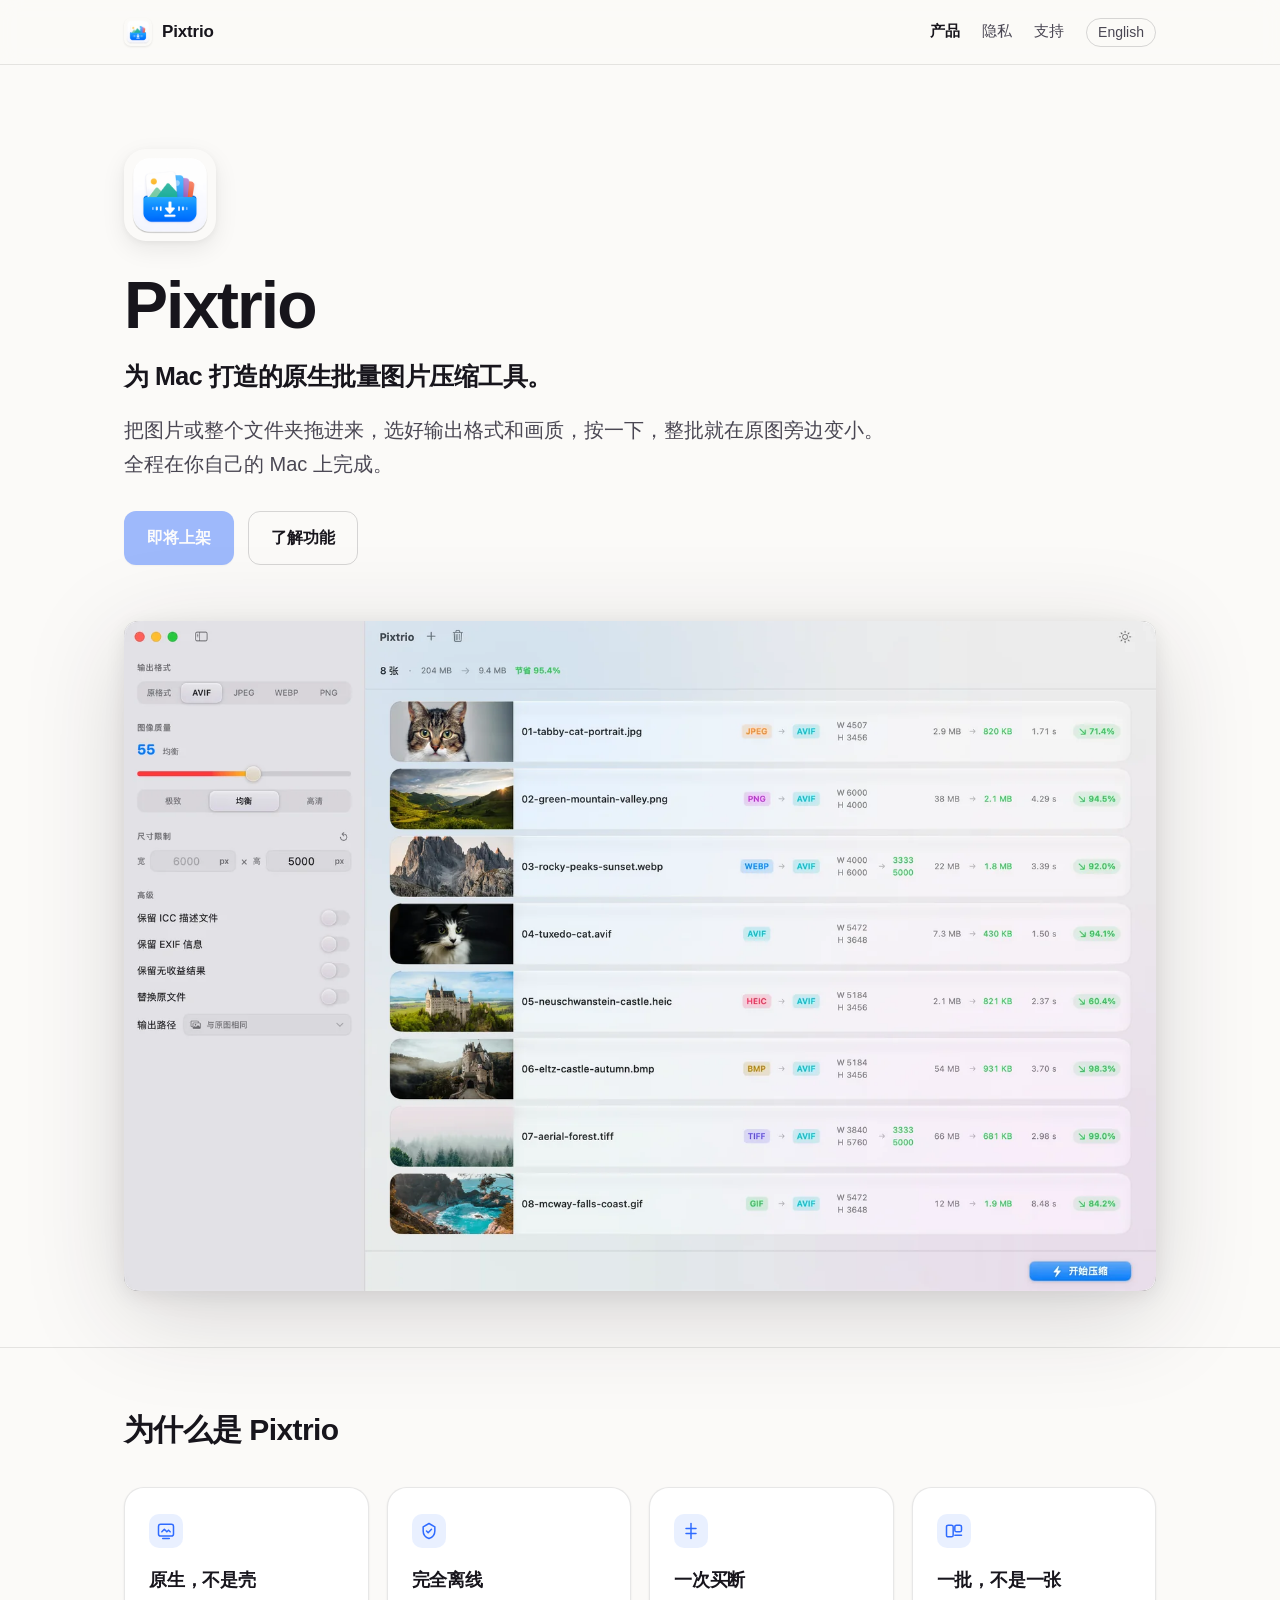
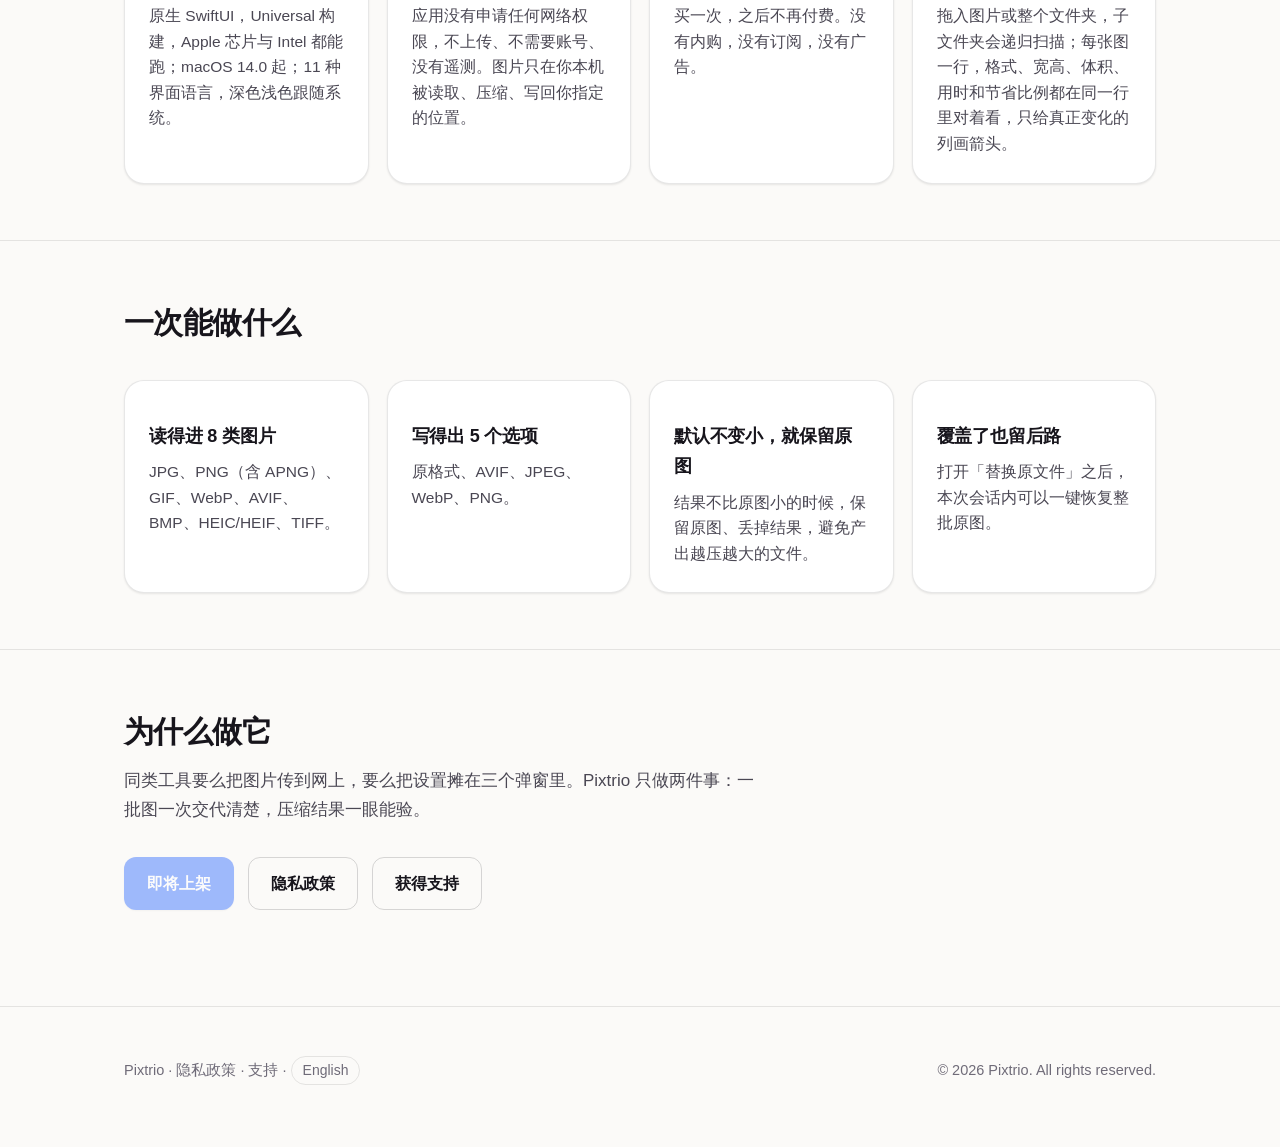
<file: index.html>
<!doctype html>
<html lang="zh-CN">
<head>
<meta charset="utf-8">
<meta name="viewport" content="width=device-width, initial-scale=1">
<title>Pixtrio — 为 Mac 打造的原生批量图片压缩</title>
<meta name="description" content="Pixtrio 是原生 Mac 批量图片压缩工具：把图片或整个文件夹拖进来，选好输出格式和画质，按一下，整批就在原图旁边变小。全程在本机完成，无网络权限、无账号、无订阅。">
<meta name="theme-color" content="#fbfaf8" media="(prefers-color-scheme: light)">
<meta name="theme-color" content="#0e0d12" media="(prefers-color-scheme: dark)">
<link rel="icon" href="assets/favicon.png" type="image/png">
<link rel="apple-touch-icon" href="assets/apple-touch-icon.png">
<link rel="alternate" hreflang="zh-CN" href="https://onekilohz.github.io/pixtrio-site/index.html">
<link rel="alternate" hreflang="en" href="https://onekilohz.github.io/pixtrio-site/en/index.html">
<link rel="alternate" hreflang="x-default" href="https://onekilohz.github.io/pixtrio-site/index.html">
<link rel="stylesheet" href="styles.css">
</head>
<body>

<header class="site-header">
  <div class="wrap">
    <a class="brand" href="index.html">
      <img src="assets/icon-64.png" alt="" width="28" height="28">
      <span>Pixtrio</span>
    </a>
    <nav class="site-nav" aria-label="主导航">
      <a href="index.html" aria-current="page">产品</a>
      <a href="privacy.html">隐私</a>
      <a href="support.html">支持</a>
      <a class="lang" href="en/index.html" hreflang="en" lang="en">English</a>
    </nav>
  </div>
</header>

<main>

  <section class="hero">
    <div class="wrap">
      <div class="hero-inner">
        <img class="hero-icon" src="assets/icon-256.png" alt="Pixtrio 应用图标" width="92" height="92">
        <h1>Pixtrio</h1>
        <p class="subtitle">为 Mac 打造的原生批量图片压缩工具。</p>
        <p class="lede">把图片或整个文件夹拖进来，选好输出格式和画质，按一下，整批就在原图旁边变小。<br>全程在你自己的 Mac 上完成。</p>
        <div class="grab">
          <!-- TODO: 上架后把 span 换成 <a class="btn btn-primary" href="{{APP_STORE_LINK}}">，文案改回「在 Mac App Store 获取」 -->
          <span class="btn btn-primary" role="button" aria-disabled="true">即将上架</span>
          <a class="btn btn-ghost" href="support.html">了解功能</a>
        </div>
      </div>
    </div>
  </section>

  <section class="section showcase">
    <div class="wrap">
      <figure class="window-figure">
        <img src="assets/app-window-zh.webp" alt="Pixtrio 主窗口" width="1600" height="1039">
      </figure>
    </div>
  </section>

  <section class="section">
    <div class="wrap">
      <div class="section-head">
        <h2>为什么是 Pixtrio</h2>
      </div>
      <div class="grid">
        <article class="card">
          <span class="ico" aria-hidden="true">
            <svg viewBox="0 0 24 24" fill="none" stroke="currentColor" stroke-width="1.8" stroke-linecap="round" stroke-linejoin="round"><rect x="3" y="4" width="18" height="14" rx="2.5"/><path d="M7 13l3-3 3 3 2-2 2 2"/><path d="M8 21h8"/></svg>
          </span>
          <h3>原生，不是壳</h3>
          <p>原生 SwiftUI，Universal 构建，Apple 芯片与 Intel 都能跑；macOS 14.0 起；11 种界面语言，深色浅色跟随系统。</p>
        </article>
        <article class="card">
          <span class="ico" aria-hidden="true">
            <svg viewBox="0 0 24 24" fill="none" stroke="currentColor" stroke-width="1.8" stroke-linecap="round" stroke-linejoin="round"><path d="M12 3l7 4v5c0 4.2-2.9 7.6-7 9-4.1-1.4-7-4.8-7-9V7l7-4z"/><path d="M9 12l2 2 4-4"/></svg>
          </span>
          <h3>完全离线</h3>
          <p>应用没有申请任何网络权限，不上传、不需要账号、没有遥测。图片只在你本机被读取、压缩、写回你指定的位置。</p>
        </article>
        <article class="card">
          <span class="ico" aria-hidden="true">
            <svg viewBox="0 0 24 24" fill="none" stroke="currentColor" stroke-width="1.8" stroke-linecap="round" stroke-linejoin="round"><path d="M12 3v18"/><path d="M6 9h12"/><path d="M6 15h12"/></svg>
          </span>
          <h3>一次买断</h3>
          <p>买一次，之后不再付费。没有内购，没有订阅，没有广告。</p>
        </article>
        <article class="card">
          <span class="ico" aria-hidden="true">
            <svg viewBox="0 0 24 24" fill="none" stroke="currentColor" stroke-width="1.8" stroke-linecap="round" stroke-linejoin="round"><rect x="3" y="5" width="8" height="14" rx="2"/><rect x="13" y="5" width="8" height="8" rx="2"/><path d="M13 17h8"/></svg>
          </span>
          <h3>一批，不是一张</h3>
          <p>拖入图片或整个文件夹，子文件夹会递归扫描；每张图一行，格式、宽高、体积、用时和节省比例都在同一行里对着看，只给真正变化的列画箭头。</p>
        </article>
      </div>
    </div>
  </section>

  <section class="section">
    <div class="wrap">
      <div class="section-head">
        <h2>一次能做什么</h2>
      </div>
      <div class="grid">
        <article class="card">
          <h3>读得进 8 类图片</h3>
          <p>JPG、PNG（含 APNG）、GIF、WebP、AVIF、BMP、HEIC/HEIF、TIFF。</p>
        </article>
        <article class="card">
          <h3>写得出 5 个选项</h3>
          <p>原格式、AVIF、JPEG、WebP、PNG。</p>
        </article>
        <article class="card">
          <h3>默认不变小，就保留原图</h3>
          <p>结果不比原图小的时候，保留原图、丢掉结果，避免产出越压越大的文件。</p>
        </article>
        <article class="card">
          <h3>覆盖了也留后路</h3>
          <p>打开「替换原文件」之后，本次会话内可以一键恢复整批原图。</p>
        </article>
      </div>
    </div>
  </section>

  <section class="section">
    <div class="wrap">
      <div class="section-head">
        <h2>为什么做它</h2>
        <p>同类工具要么把图片传到网上，要么把设置摊在三个弹窗里。Pixtrio 只做两件事：一批图一次交代清楚，压缩结果一眼能验。</p>
      </div>
      <div class="grab">
        <span class="btn btn-primary" role="button" aria-disabled="true">即将上架</span>
        <a class="btn btn-ghost" href="privacy.html">隐私政策</a>
        <a class="btn btn-ghost" href="support.html">获得支持</a>
      </div>
    </div>
  </section>

</main>

<footer class="site-footer">
  <div class="wrap">
    <p>Pixtrio · <a href="privacy.html">隐私政策</a> · <a href="support.html">支持</a> · <a class="lang" href="en/index.html" hreflang="en" lang="en">English</a></p>
    <p>© 2026 Pixtrio. All rights reserved.</p>
  </div>
</footer>

</body>
</html>
</file>
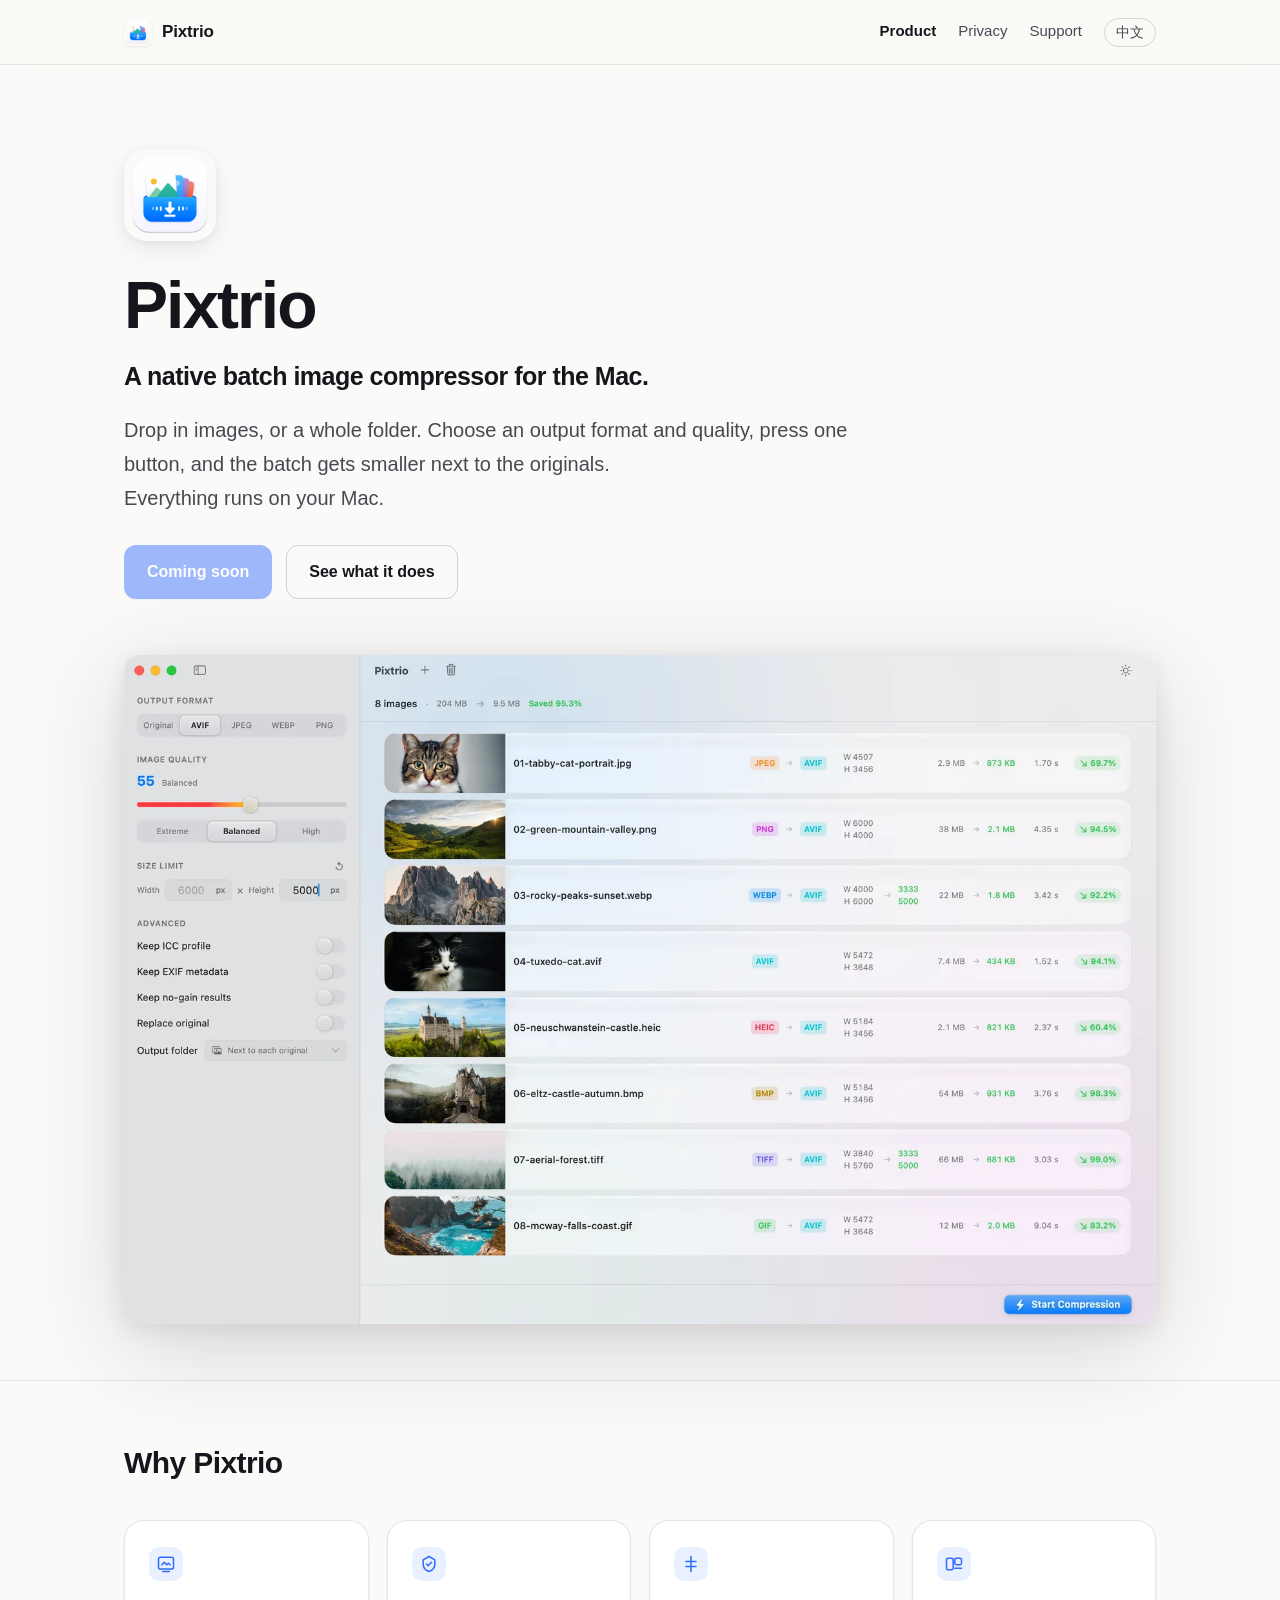
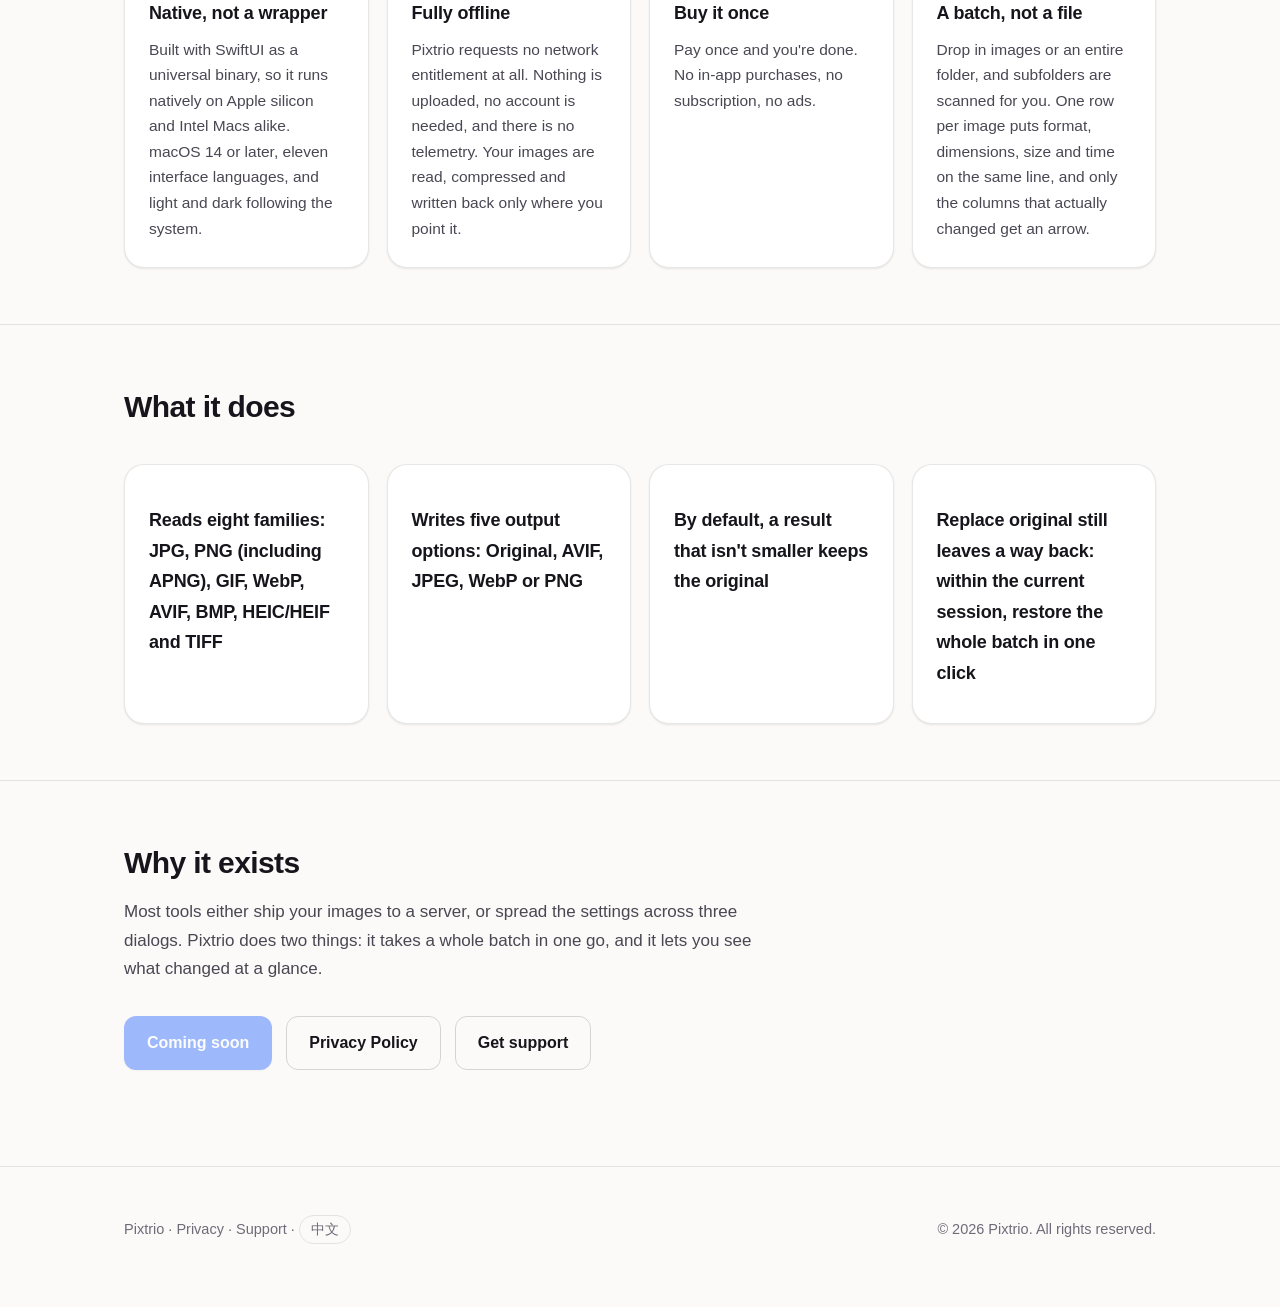
<file: en/index.html>
<!doctype html>
<html lang="en">
<head>
<meta charset="utf-8">
<meta name="viewport" content="width=device-width, initial-scale=1">
<title>Pixtrio — Native batch image compression for the Mac</title>
<meta name="description" content="Pixtrio is a native batch image compressor for macOS. Drop in images or a whole folder, choose an output format and quality, press one button, and the batch gets smaller next to the originals. Everything runs on your Mac: no network access, no account, no subscription.">
<meta name="theme-color" content="#fbfaf8" media="(prefers-color-scheme: light)">
<meta name="theme-color" content="#0e0d12" media="(prefers-color-scheme: dark)">
<link rel="icon" href="../assets/favicon.png" type="image/png">
<link rel="apple-touch-icon" href="../assets/apple-touch-icon.png">
<link rel="alternate" hreflang="en" href="https://onekilohz.github.io/pixtrio-site/en/index.html">
<link rel="alternate" hreflang="zh-CN" href="https://onekilohz.github.io/pixtrio-site/index.html">
<link rel="alternate" hreflang="x-default" href="https://onekilohz.github.io/pixtrio-site/index.html">
<link rel="stylesheet" href="../styles.css">
</head>
<body>

<header class="site-header">
  <div class="wrap">
    <a class="brand" href="index.html">
      <img src="../assets/icon-64.png" alt="" width="28" height="28">
      <span>Pixtrio</span>
    </a>
    <nav class="site-nav" aria-label="Main">
      <a href="index.html" aria-current="page">Product</a>
      <a href="privacy.html">Privacy</a>
      <a href="support.html">Support</a>
      <a class="lang" href="../index.html" hreflang="zh-CN" lang="zh-CN">中文</a>
    </nav>
  </div>
</header>

<main>

  <section class="hero">
    <div class="wrap">
      <div class="hero-inner">
        <img class="hero-icon" src="../assets/icon-256.png" alt="Pixtrio app icon" width="92" height="92">
        <h1>Pixtrio</h1>
        <p class="subtitle">A native batch image compressor for the Mac.</p>
        <p class="lede">Drop in images, or a whole folder. Choose an output format and quality, press one button, and the batch gets smaller next to the originals.<br>Everything runs on your Mac.</p>
        <div class="grab">
          <!-- TODO: once live, replace this span with <a class="btn btn-primary" href="{{APP_STORE_LINK}}">Get it on the Mac App Store</a> -->
          <span class="btn btn-primary" role="button" aria-disabled="true">Coming soon</span>
          <a class="btn btn-ghost" href="support.html">See what it does</a>
        </div>
      </div>
    </div>
  </section>

  <section class="section showcase">
    <div class="wrap">
      <figure class="window-figure">
        <img src="../assets/app-window-en.webp" alt="Pixtrio main window" width="1600" height="1038">
      </figure>
    </div>
  </section>

  <section class="section">
    <div class="wrap">
      <div class="section-head">
        <h2>Why Pixtrio</h2>
      </div>
      <div class="grid">
        <article class="card">
          <span class="ico" aria-hidden="true">
            <svg viewBox="0 0 24 24" fill="none" stroke="currentColor" stroke-width="1.8" stroke-linecap="round" stroke-linejoin="round"><rect x="3" y="4" width="18" height="14" rx="2.5"/><path d="M7 13l3-3 3 3 2-2 2 2"/><path d="M8 21h8"/></svg>
          </span>
          <h3>Native, not a wrapper</h3>
          <p>Built with SwiftUI as a universal binary, so it runs natively on Apple silicon and Intel Macs alike. macOS 14 or later, eleven interface languages, and light and dark following the system.</p>
        </article>
        <article class="card">
          <span class="ico" aria-hidden="true">
            <svg viewBox="0 0 24 24" fill="none" stroke="currentColor" stroke-width="1.8" stroke-linecap="round" stroke-linejoin="round"><path d="M12 3l7 4v5c0 4.2-2.9 7.6-7 9-4.1-1.4-7-4.8-7-9V7l7-4z"/><path d="M9 12l2 2 4-4"/></svg>
          </span>
          <h3>Fully offline</h3>
          <p>Pixtrio requests no network entitlement at all. Nothing is uploaded, no account is needed, and there is no telemetry. Your images are read, compressed and written back only where you point it.</p>
        </article>
        <article class="card">
          <span class="ico" aria-hidden="true">
            <svg viewBox="0 0 24 24" fill="none" stroke="currentColor" stroke-width="1.8" stroke-linecap="round" stroke-linejoin="round"><path d="M12 3v18"/><path d="M6 9h12"/><path d="M6 15h12"/></svg>
          </span>
          <h3>Buy it once</h3>
          <p>Pay once and you're done. No in-app purchases, no subscription, no ads.</p>
        </article>
        <article class="card">
          <span class="ico" aria-hidden="true">
            <svg viewBox="0 0 24 24" fill="none" stroke="currentColor" stroke-width="1.8" stroke-linecap="round" stroke-linejoin="round"><rect x="3" y="5" width="8" height="14" rx="2"/><rect x="13" y="5" width="8" height="8" rx="2"/><path d="M13 17h8"/></svg>
          </span>
          <h3>A batch, not a file</h3>
          <p>Drop in images or an entire folder, and subfolders are scanned for you. One row per image puts format, dimensions, size and time on the same line, and only the columns that actually changed get an arrow.</p>
        </article>
      </div>
    </div>
  </section>

  <section class="section">
    <div class="wrap">
      <div class="section-head">
        <h2>What it does</h2>
      </div>
      <div class="grid">
        <article class="card">
          <h3>Reads eight families: JPG, PNG (including APNG), GIF, WebP, AVIF, BMP, HEIC/HEIF and TIFF</h3>
        </article>
        <article class="card">
          <h3>Writes five output options: Original, AVIF, JPEG, WebP or PNG</h3>
        </article>
        <article class="card">
          <h3>By default, a result that isn't smaller keeps the original</h3>
        </article>
        <article class="card">
          <h3>Replace original still leaves a way back: within the current session, restore the whole batch in one click</h3>
        </article>
      </div>
    </div>
  </section>

  <section class="section">
    <div class="wrap">
      <div class="section-head">
        <h2>Why it exists</h2>
        <p>Most tools either ship your images to a server, or spread the settings across three dialogs. Pixtrio does two things: it takes a whole batch in one go, and it lets you see what changed at a glance.</p>
      </div>
      <div class="grab">
        <span class="btn btn-primary" role="button" aria-disabled="true">Coming soon</span>
        <a class="btn btn-ghost" href="privacy.html">Privacy Policy</a>
        <a class="btn btn-ghost" href="support.html">Get support</a>
      </div>
    </div>
  </section>

</main>

<footer class="site-footer">
  <div class="wrap">
    <p>Pixtrio · <a href="privacy.html">Privacy</a> · <a href="support.html">Support</a> · <a class="lang" href="../index.html" hreflang="zh-CN" lang="zh-CN">中文</a></p>
    <p>© 2026 Pixtrio. All rights reserved.</p>
  </div>
</footer>

</body>
</html>
</file>
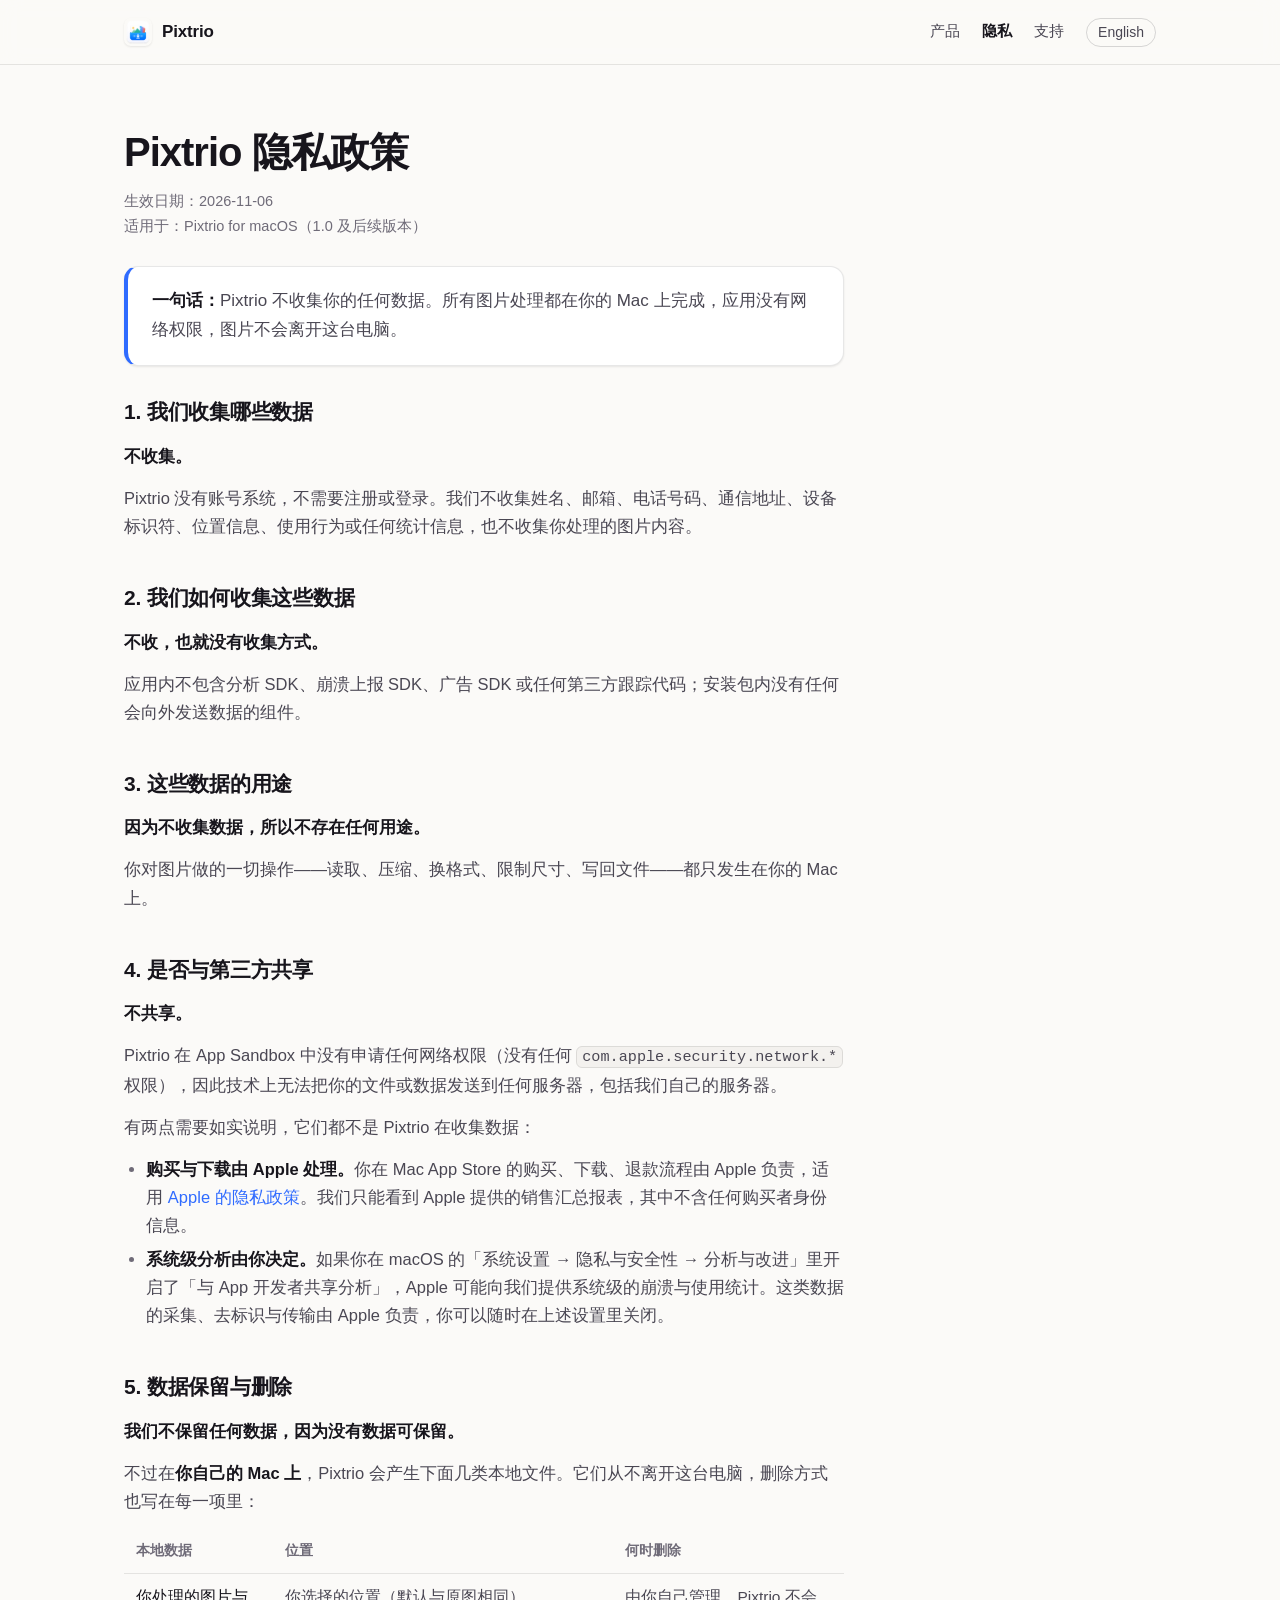
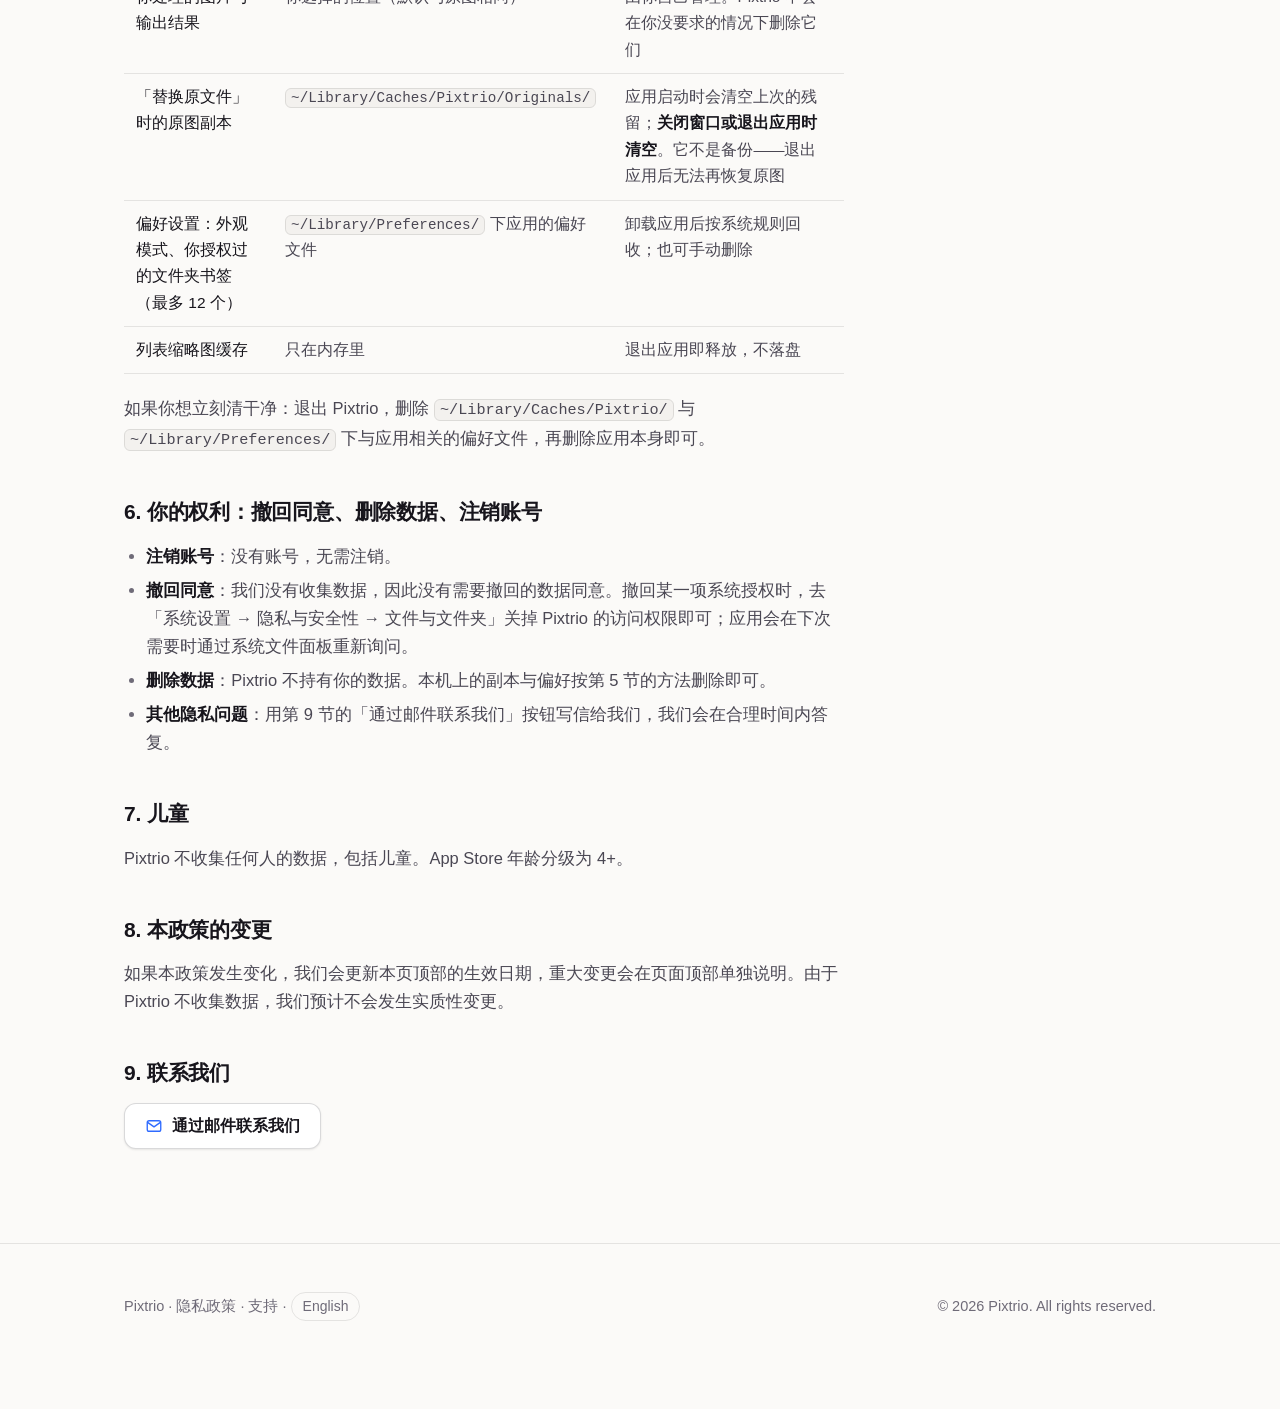
<file: privacy.html>
<!doctype html>
<html lang="zh-CN">
<head>
<meta charset="utf-8">
<meta name="viewport" content="width=device-width, initial-scale=1">
<title>隐私政策 — Pixtrio</title>
<meta name="description" content="Pixtrio 的隐私政策：不收集任何数据，所有图片处理都在你的 Mac 本机完成，应用没有网络权限。">
<meta name="theme-color" content="#fbfaf8" media="(prefers-color-scheme: light)">
<meta name="theme-color" content="#0e0d12" media="(prefers-color-scheme: dark)">
<link rel="icon" href="assets/favicon.png" type="image/png">
<link rel="apple-touch-icon" href="assets/apple-touch-icon.png">
<link rel="alternate" hreflang="zh-CN" href="https://onekilohz.github.io/pixtrio-site/privacy.html">
<link rel="alternate" hreflang="en" href="https://onekilohz.github.io/pixtrio-site/en/privacy.html">
<link rel="alternate" hreflang="x-default" href="https://onekilohz.github.io/pixtrio-site/privacy.html">
<link rel="stylesheet" href="styles.css">
</head>
<body>

<header class="site-header">
  <div class="wrap">
    <a class="brand" href="index.html">
      <img src="assets/icon-64.png" alt="" width="28" height="28">
      <span>Pixtrio</span>
    </a>
    <nav class="site-nav" aria-label="主导航">
      <a href="index.html">产品</a>
      <a href="privacy.html" aria-current="page">隐私</a>
      <a href="support.html">支持</a>
      <a class="lang" href="en/privacy.html" hreflang="en" lang="en">English</a>
    </nav>
  </div>
</header>

<main class="page">
  <div class="wrap">
    <div class="page-head">
      <h1>Pixtrio 隐私政策</h1>
      <p class="meta">生效日期：2026-11-06<br>适用于：Pixtrio for macOS（1.0 及后续版本）</p>
    </div>

    <div class="policy-summary">
      <strong>一句话：</strong>Pixtrio 不收集你的任何数据。所有图片处理都在你的 Mac 上完成，应用没有网络权限，图片不会离开这台电脑。
    </div>

    <div class="prose">
      <h2 id="collect">1. 我们收集哪些数据</h2>
      <p><strong>不收集。</strong></p>
      <p>Pixtrio 没有账号系统，不需要注册或登录。我们不收集姓名、邮箱、电话号码、通信地址、设备标识符、位置信息、使用行为或任何统计信息，也不收集你处理的图片内容。</p>

      <h2 id="how">2. 我们如何收集这些数据</h2>
      <p><strong>不收，也就没有收集方式。</strong></p>
      <p>应用内不包含分析 SDK、崩溃上报 SDK、广告 SDK 或任何第三方跟踪代码；安装包内没有任何会向外发送数据的组件。</p>

      <h2 id="purpose">3. 这些数据的用途</h2>
      <p><strong>因为不收集数据，所以不存在任何用途。</strong></p>
      <p>你对图片做的一切操作——读取、压缩、换格式、限制尺寸、写回文件——都只发生在你的 Mac 上。</p>

      <h2 id="share">4. 是否与第三方共享</h2>
      <p><strong>不共享。</strong></p>
      <p>Pixtrio 在 App Sandbox 中没有申请任何网络权限（没有任何 <code>com.apple.security.network.*</code> 权限），因此技术上无法把你的文件或数据发送到任何服务器，包括我们自己的服务器。</p>
      <p>有两点需要如实说明，它们都不是 Pixtrio 在收集数据：</p>
      <ul>
        <li><strong>购买与下载由 Apple 处理。</strong>你在 Mac App Store 的购买、下载、退款流程由 Apple 负责，适用 <a href="https://www.apple.com/legal/privacy/">Apple 的隐私政策</a>。我们只能看到 Apple 提供的销售汇总报表，其中不含任何购买者身份信息。</li>
        <li><strong>系统级分析由你决定。</strong>如果你在 macOS 的「系统设置 → 隐私与安全性 → 分析与改进」里开启了「与 App 开发者共享分析」，Apple 可能向我们提供系统级的崩溃与使用统计。这类数据的采集、去标识与传输由 Apple 负责，你可以随时在上述设置里关闭。</li>
      </ul>

      <h2 id="retain">5. 数据保留与删除</h2>
      <p><strong>我们不保留任何数据，因为没有数据可保留。</strong></p>
      <p>不过在<strong>你自己的 Mac 上</strong>，Pixtrio 会产生下面几类本地文件。它们从不离开这台电脑，删除方式也写在每一项里：</p>
      <table>
        <thead>
          <tr><th>本地数据</th><th>位置</th><th>何时删除</th></tr>
        </thead>
        <tbody>
          <tr>
            <td data-label="本地数据">你处理的图片与输出结果</td>
            <td data-label="位置">你选择的位置（默认与原图相同）</td>
            <td data-label="何时删除">由你自己管理。Pixtrio 不会在你没要求的情况下删除它们</td>
          </tr>
          <tr>
            <td data-label="本地数据">「替换原文件」时的原图副本</td>
            <td data-label="位置"><code>~/Library/Caches/Pixtrio/Originals/</code></td>
            <td data-label="何时删除">应用启动时会清空上次的残留；<strong>关闭窗口或退出应用时清空</strong>。它不是备份——退出应用后无法再恢复原图</td>
          </tr>
          <tr>
            <td data-label="本地数据">偏好设置：外观模式、你授权过的文件夹书签（最多 12 个）</td>
            <td data-label="位置"><code>~/Library/Preferences/</code> 下应用的偏好文件</td>
            <td data-label="何时删除">卸载应用后按系统规则回收；也可手动删除</td>
          </tr>
          <tr>
            <td data-label="本地数据">列表缩略图缓存</td>
            <td data-label="位置">只在内存里</td>
            <td data-label="何时删除">退出应用即释放，不落盘</td>
          </tr>
        </tbody>
      </table>
      <p>如果你想立刻清干净：退出 Pixtrio，删除 <code>~/Library/Caches/Pixtrio/</code> 与 <code>~/Library/Preferences/</code> 下与应用相关的偏好文件，再删除应用本身即可。</p>

      <h2 id="withdraw">6. 你的权利：撤回同意、删除数据、注销账号</h2>
      <ul>
        <li><strong>注销账号</strong>：没有账号，无需注销。</li>
        <li><strong>撤回同意</strong>：我们没有收集数据，因此没有需要撤回的数据同意。撤回某一项系统授权时，去「系统设置 → 隐私与安全性 → 文件与文件夹」关掉 Pixtrio 的访问权限即可；应用会在下次需要时通过系统文件面板重新询问。</li>
        <li><strong>删除数据</strong>：Pixtrio 不持有你的数据。本机上的副本与偏好按第 5 节的方法删除即可。</li>
        <li><strong>其他隐私问题</strong>：用第 9 节的「通过邮件联系我们」按钮写信给我们，我们会在合理时间内答复。</li>
      </ul>

      <h2 id="children">7. 儿童</h2>
      <p>Pixtrio 不收集任何人的数据，包括儿童。App Store 年龄分级为 4+。</p>

      <h2 id="changes">8. 本政策的变更</h2>
      <p>如果本政策发生变化，我们会更新本页顶部的生效日期，重大变更会在页面顶部单独说明。由于 Pixtrio 不收集数据，我们预计不会发生实质性变更。</p>

      <h2 id="contact">9. 联系我们</h2>
      <p><a class="btn-mail" href="mailto:42_raisins.finer@icloud.com"><svg viewBox="0 0 24 24" fill="none" stroke="currentColor" stroke-width="1.8" stroke-linecap="round" stroke-linejoin="round" aria-hidden="true"><rect x="3" y="5" width="18" height="14" rx="2.5"/><path d="M3.5 7.2l8.5 6 8.5-6"/></svg>通过邮件联系我们</a></p>
    </div>

  </div>
</main>

<footer class="site-footer">
  <div class="wrap">
    <p>Pixtrio · <a href="privacy.html" aria-current="page">隐私政策</a> · <a href="support.html">支持</a> · <a class="lang" href="en/privacy.html" hreflang="en" lang="en">English</a></p>
    <p>© 2026 Pixtrio. All rights reserved.</p>
  </div>
</footer>

</body>
</html>
</file>
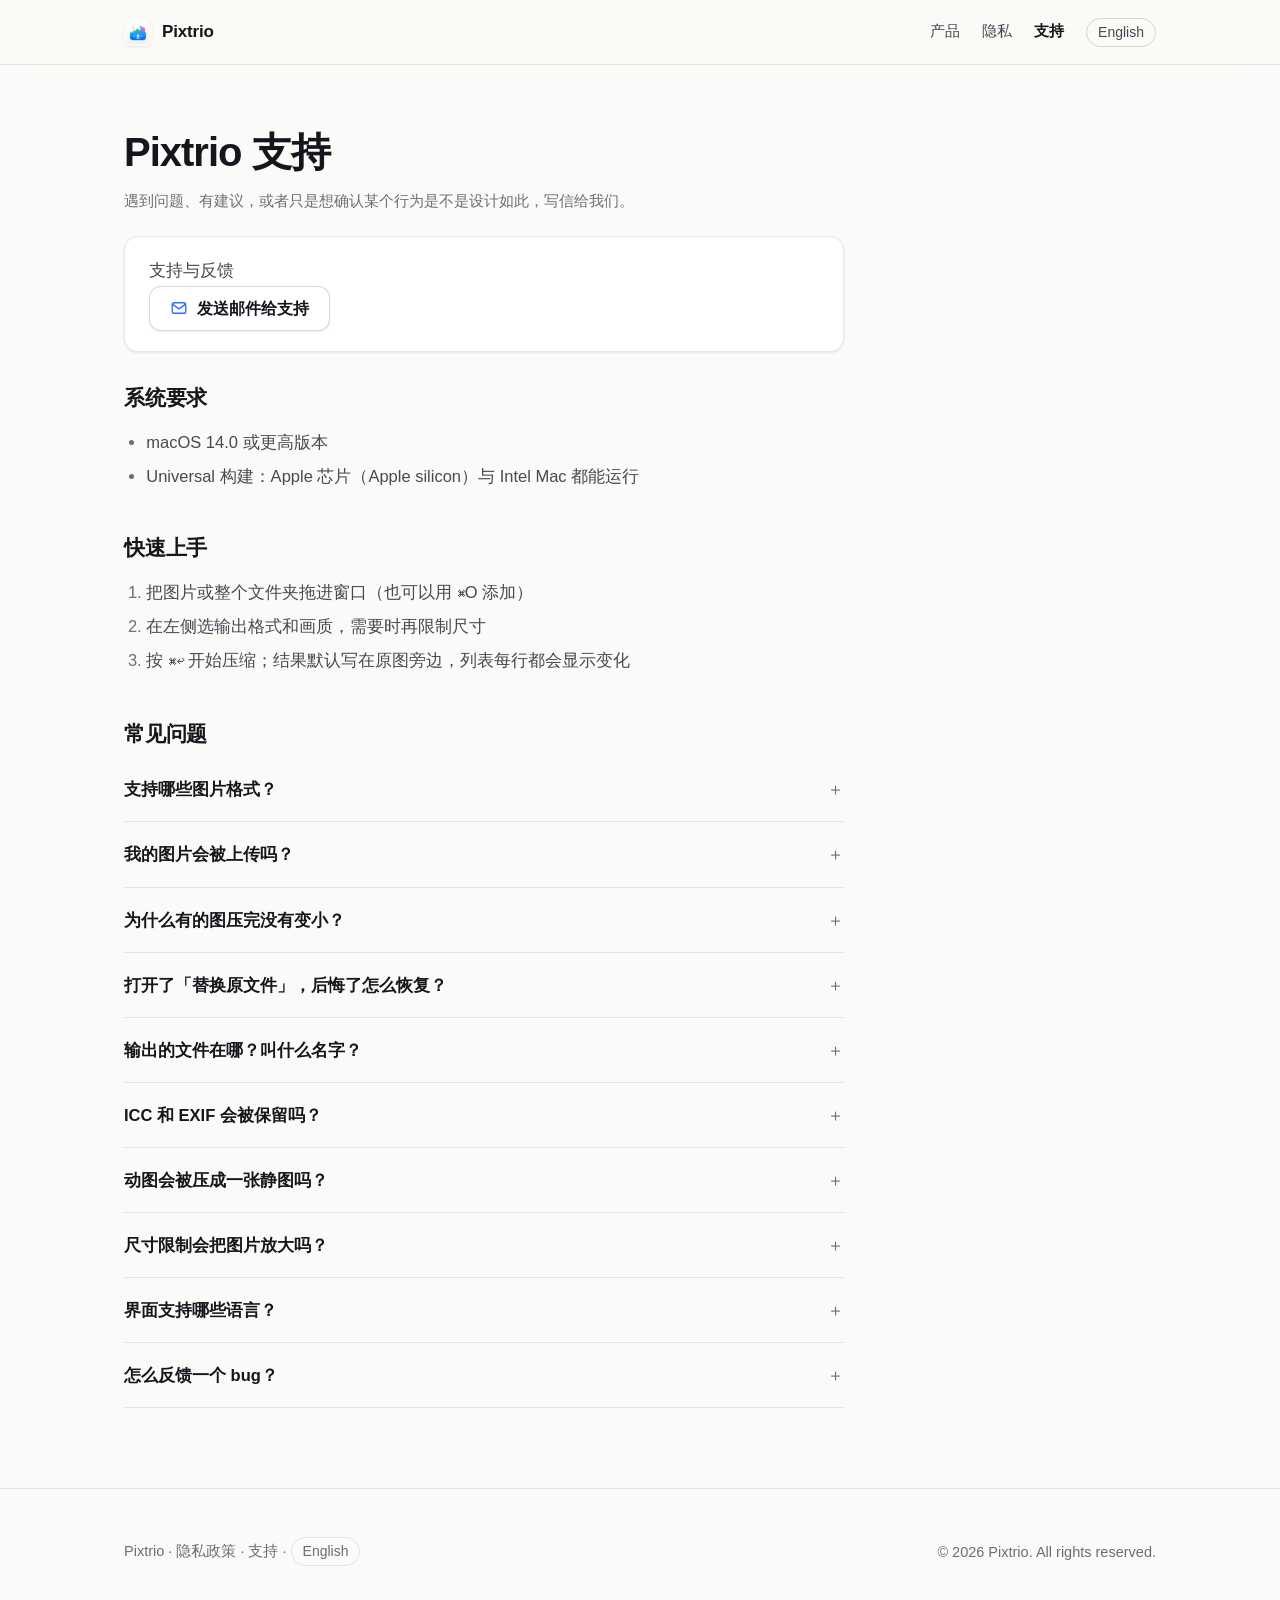
<file: support.html>
<!doctype html>
<html lang="zh-CN">
<head>
<meta charset="utf-8">
<meta name="viewport" content="width=device-width, initial-scale=1">
<title>支持 — Pixtrio</title>
<meta name="description" content="Pixtrio 支持页：联系方式、系统要求、常见问题。支持 JPG、PNG、GIF、WebP、AVIF、BMP、HEIC、TIFF 八类图片输入，输出 AVIF、JPEG、WebP、PNG 或保持原格式。">
<meta name="theme-color" content="#fbfaf8" media="(prefers-color-scheme: light)">
<meta name="theme-color" content="#0e0d12" media="(prefers-color-scheme: dark)">
<link rel="icon" href="assets/favicon.png" type="image/png">
<link rel="apple-touch-icon" href="assets/apple-touch-icon.png">
<link rel="alternate" hreflang="zh-CN" href="https://onekilohz.github.io/pixtrio-site/support.html">
<link rel="alternate" hreflang="en" href="https://onekilohz.github.io/pixtrio-site/en/support.html">
<link rel="alternate" hreflang="x-default" href="https://onekilohz.github.io/pixtrio-site/support.html">
<link rel="stylesheet" href="styles.css">
</head>
<body>

<header class="site-header">
  <div class="wrap">
    <a class="brand" href="index.html">
      <img src="assets/icon-64.png" alt="" width="28" height="28">
      <span>Pixtrio</span>
    </a>
    <nav class="site-nav" aria-label="主导航">
      <a href="index.html">产品</a>
      <a href="privacy.html">隐私</a>
      <a href="support.html" aria-current="page">支持</a>
      <a class="lang" href="en/support.html" hreflang="en" lang="en">English</a>
    </nav>
  </div>
</header>

<main class="page">
  <div class="wrap">
    <div class="page-head">
      <h1>Pixtrio 支持</h1>
      <p class="meta">遇到问题、有建议，或者只是想确认某个行为是不是设计如此，写信给我们。</p>
    </div>

    <div class="contact-box contact-top">
      <p>支持与反馈</p>
      <p class="mail"><a class="btn-mail" href="mailto:42_raisins.finer@icloud.com"><svg viewBox="0 0 24 24" fill="none" stroke="currentColor" stroke-width="1.8" stroke-linecap="round" stroke-linejoin="round" aria-hidden="true"><rect x="3" y="5" width="18" height="14" rx="2.5"/><path d="M3.5 7.2l8.5 6 8.5-6"/></svg>发送邮件给支持</a></p>
    </div>

    <div class="prose">
      <h2 id="requirements">系统要求</h2>
      <ul>
        <li>macOS 14.0 或更高版本</li>
        <li>Universal 构建：Apple 芯片（Apple silicon）与 Intel Mac 都能运行</li>
      </ul>

      <h2 id="start">快速上手</h2>
      <ol class="steps">
        <li>把图片或整个文件夹拖进窗口（也可以用 ⌘O 添加）</li>
        <li>在左侧选输出格式和画质，需要时再限制尺寸</li>
        <li>按 ⌘↩ 开始压缩；结果默认写在原图旁边，列表每行都会显示变化</li>
      </ol>
    </div>

    <h2 class="faq-title" id="faq">常见问题</h2>
    <div class="faq">
      <details>
        <summary>支持哪些图片格式？</summary>
        <p>读得进 8 类：JPG、PNG（含 APNG）、GIF、WebP、AVIF、BMP、HEIC/HEIF、TIFF，对应 13 个扩展名（jpg、jpeg、png、apng、gif、webp、avif、avifs、bmp、heic、heif、tif、tiff）。</p>
        <p>写得出 5 个选项：原格式、AVIF、JPEG、WebP、PNG。选「原格式」时，每张图按它自己的容器选编码器。</p>
      </details>
      <details>
        <summary>我的图片会被上传吗？</summary>
        <p>不会。Pixtrio 没有申请网络权限，所有处理都在你的 Mac 本机完成。详见<a href="privacy.html">隐私政策</a>。</p>
      </details>
      <details>
        <summary>为什么有的图压完没有变小？</summary>
        <p>默认情况下，如果结果不比原图小，Pixtrio 就保留原图、丢掉结果，列表里显示「无需优化」。这是为了避免产出「越压越大」的文件。</p>
        <p>如果你确实需要保留变大的结果（比如为了统一格式），可以在左侧「高级」里打开「保留无收益结果」。</p>
      </details>
      <details>
        <summary>打开了「替换原文件」，后悔了怎么恢复？</summary>
        <p>本次会话内，底栏的「恢复原图」可以把整批恢复成原图，原图是在替换前先复制到本机缓存的。</p>
        <p>需要注意的是：退出应用或关闭窗口后，缓存的副本会被清空，原图就找不回来了。Pixtrio 不把它当备份用。</p>
        <p>默认状态下「替换原文件」是关闭的，结果会写在原图旁边，原图不动。</p>
      </details>
      <details>
        <summary>输出的文件在哪？叫什么名字？</summary>
        <p>默认写在原图所在的位置，文件名会带一段参数后缀，例如 <code>-q55-h5000</code>（画质 55、高度限制 5000）；纯 PNG 优化时后缀是 <code>-min</code>。重名时会自动加编号，不会覆盖你的原图。</p>
        <p>也可以在左侧「输出路径」里改成固定目录。</p>
      </details>
      <details>
        <summary>ICC 和 EXIF 会被保留吗？</summary>
        <p>默认不写入 ICC 描述文件和 EXIF 信息，以节省体积。需要保留时，在左侧「高级」里打开对应的开关即可。</p>
      </details>
      <details>
        <summary>动图会被压成一张静图吗？</summary>
        <p>把动图输出成 AVIF、WebP，或者保持原格式时，会保留全部帧、每帧延时和循环次数。</p>
        <p>如果你明确选了 JPEG 输出，JPEG 不支持动画，结果只保留首帧——列表会在开始压缩前提示这一点。</p>
      </details>
      <details>
        <summary>尺寸限制会把图片放大吗？</summary>
        <p>不会。宽高限制只缩小、不放大，上限 32768 px。宽和高可以单独设置，也可以同时设置。</p>
      </details>
      <details>
        <summary>界面支持哪些语言？</summary>
        <p>11 种。深色和浅色外观跟随系统，也可以手动切换。</p>
      </details>
      <details>
        <summary>怎么反馈一个 bug？</summary>
        <p>点击下面的按钮写信给我们，请尽量附上：</p>
        <p><a class="btn-mail" href="mailto:42_raisins.finer@icloud.com"><svg viewBox="0 0 24 24" fill="none" stroke="currentColor" stroke-width="1.8" stroke-linecap="round" stroke-linejoin="round" aria-hidden="true"><rect x="3" y="5" width="18" height="14" rx="2.5"/><path d="M3.5 7.2l8.5 6 8.5-6"/></svg>发送邮件给支持</a></p>
        <pre><code>macOS 版本（例如 macOS 14.6）
Mac 芯片（Apple 芯片 / Intel）
输入图片的格式、大概尺寸和体积
你做了什么、期望得到什么、实际发生了什么
如果方便，附一张截图</code></pre>
        <p>如果问题与某张图有关，用一张能复现问题的最小测试图就够，<strong>不用把你的原图发过来</strong>。</p>
      </details>
    </div>
  </div>
</main>

<footer class="site-footer">
  <div class="wrap">
    <p>Pixtrio · <a href="privacy.html">隐私政策</a> · <a href="support.html" aria-current="page">支持</a> · <a class="lang" href="en/support.html" hreflang="en" lang="en">English</a></p>
    <p>© 2026 Pixtrio. All rights reserved.</p>
  </div>
</footer>

</body>
</html>
</file>
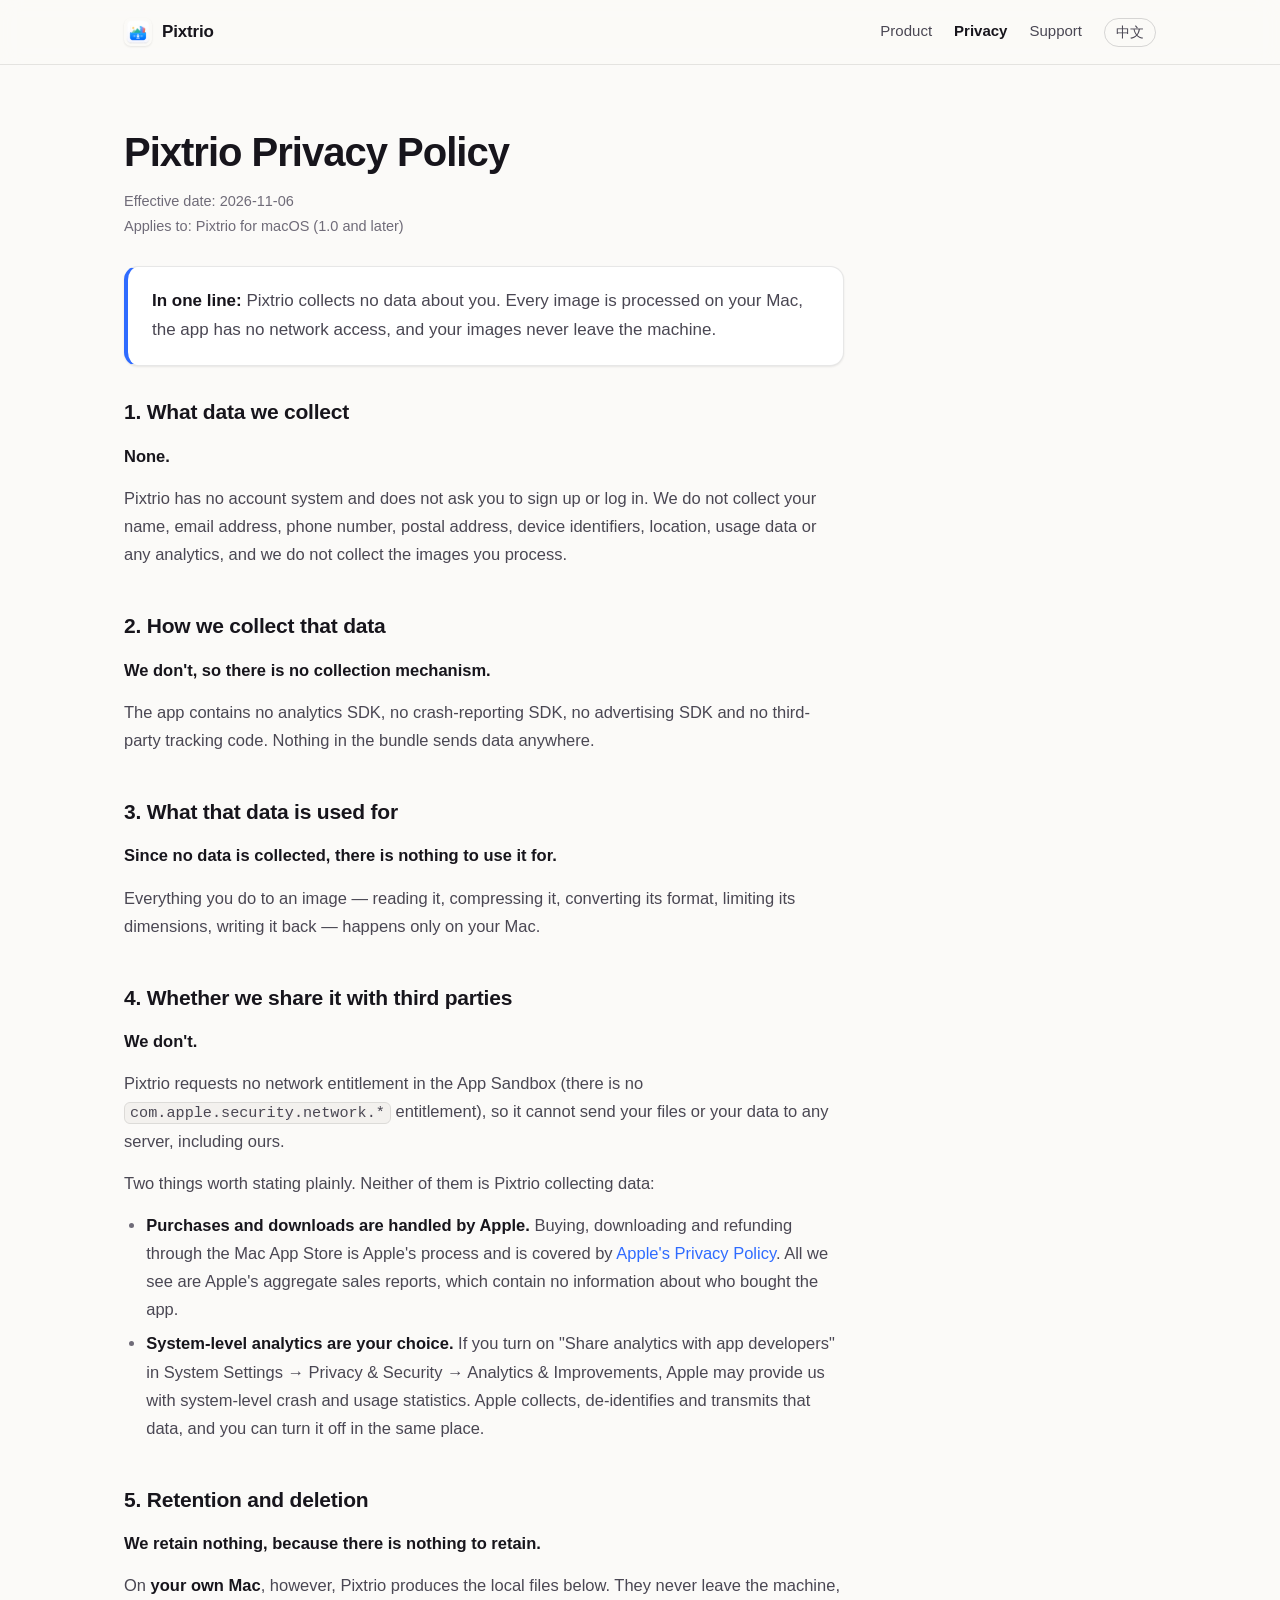
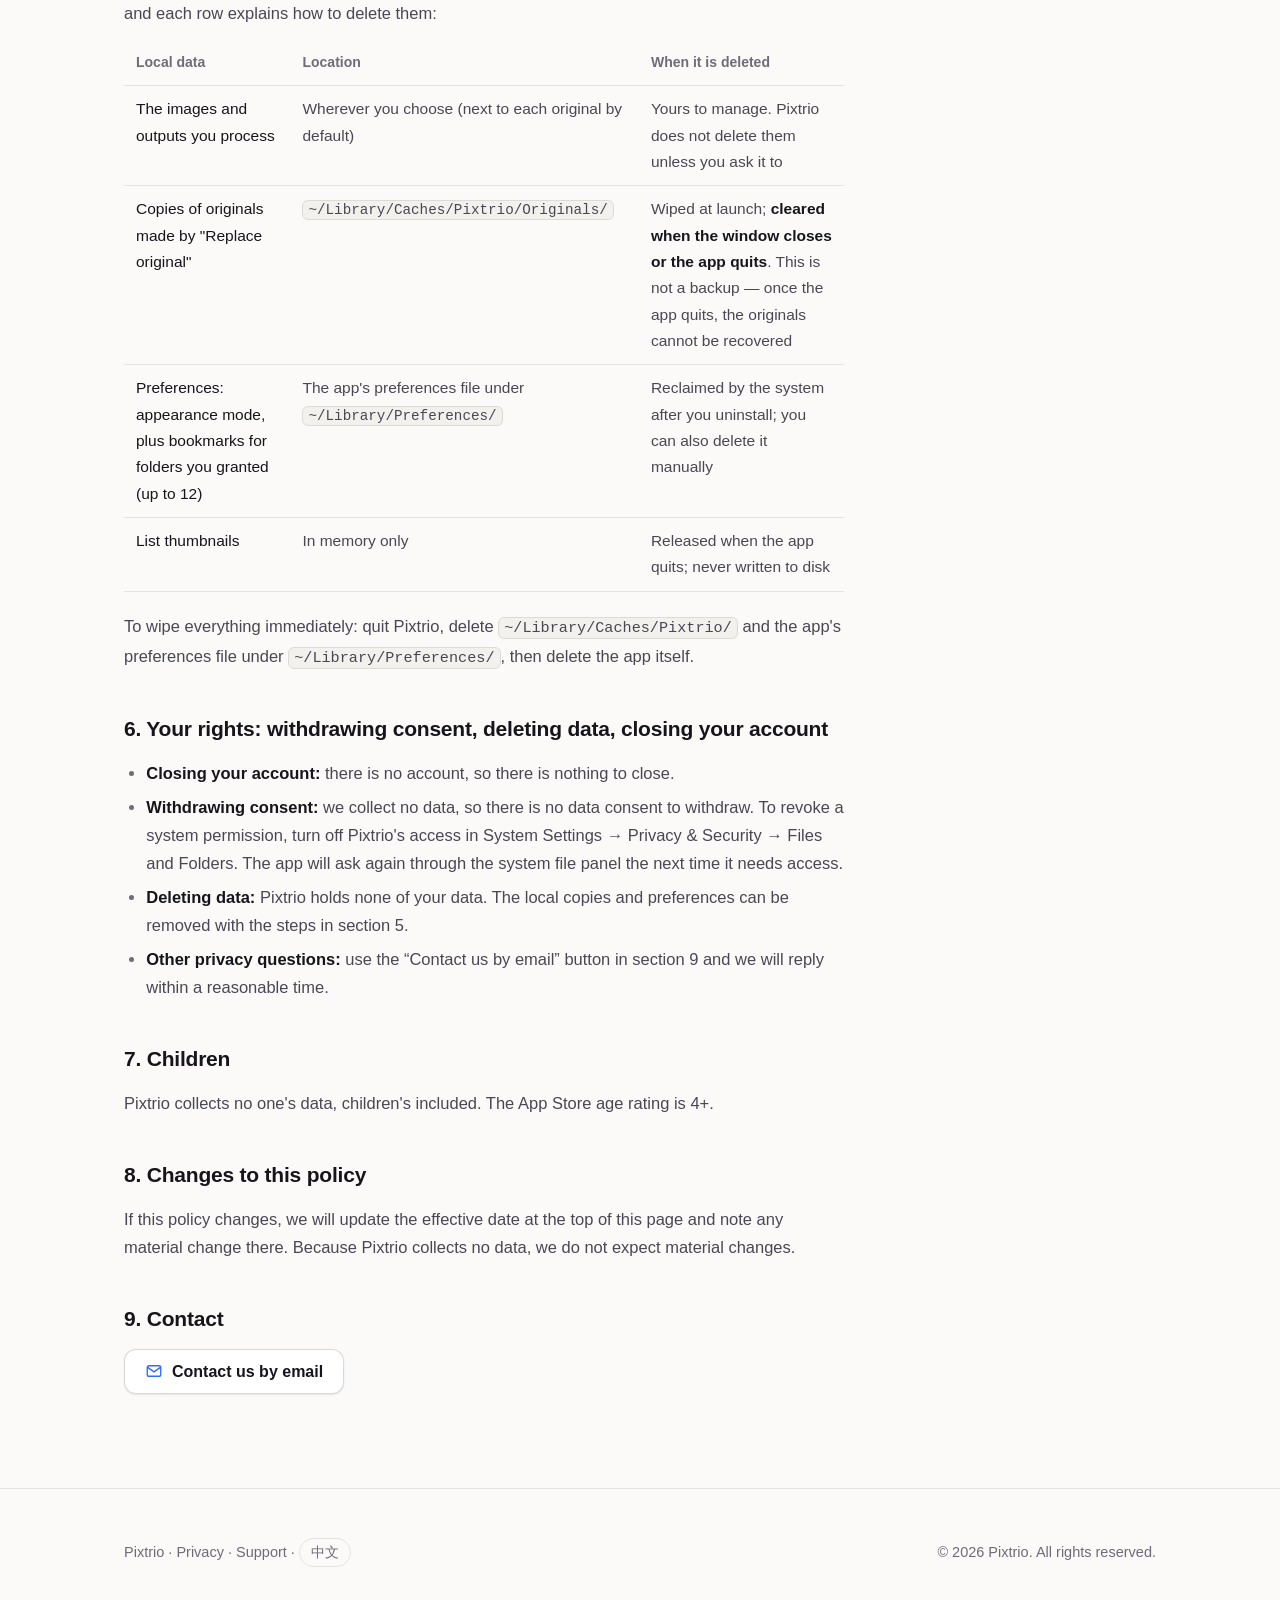
<file: en/privacy.html>
<!doctype html>
<html lang="en">
<head>
<meta charset="utf-8">
<meta name="viewport" content="width=device-width, initial-scale=1">
<title>Privacy Policy — Pixtrio</title>
<meta name="description" content="Pixtrio's privacy policy: no data is collected. Every image is processed on your Mac, and the app has no network access.">
<meta name="theme-color" content="#fbfaf8" media="(prefers-color-scheme: light)">
<meta name="theme-color" content="#0e0d12" media="(prefers-color-scheme: dark)">
<link rel="icon" href="../assets/favicon.png" type="image/png">
<link rel="apple-touch-icon" href="../assets/apple-touch-icon.png">
<link rel="alternate" hreflang="en" href="https://onekilohz.github.io/pixtrio-site/en/privacy.html">
<link rel="alternate" hreflang="zh-CN" href="https://onekilohz.github.io/pixtrio-site/privacy.html">
<link rel="alternate" hreflang="x-default" href="https://onekilohz.github.io/pixtrio-site/privacy.html">
<link rel="stylesheet" href="../styles.css">
</head>
<body>

<header class="site-header">
  <div class="wrap">
    <a class="brand" href="index.html">
      <img src="../assets/icon-64.png" alt="" width="28" height="28">
      <span>Pixtrio</span>
    </a>
    <nav class="site-nav" aria-label="Main">
      <a href="index.html">Product</a>
      <a href="privacy.html" aria-current="page">Privacy</a>
      <a href="support.html">Support</a>
      <a class="lang" href="../privacy.html" hreflang="zh-CN" lang="zh-CN">中文</a>
    </nav>
  </div>
</header>

<main class="page">
  <div class="wrap">
    <div class="page-head">
      <h1>Pixtrio Privacy Policy</h1>
      <p class="meta">Effective date: 2026-11-06<br>Applies to: Pixtrio for macOS (1.0 and later)</p>
    </div>

    <div class="policy-summary">
      <strong>In one line:</strong> Pixtrio collects no data about you. Every image is processed on your Mac, the app has no network access, and your images never leave the machine.
    </div>

    <div class="prose">
      <h2 id="collect">1. What data we collect</h2>
      <p><strong>None.</strong></p>
      <p>Pixtrio has no account system and does not ask you to sign up or log in. We do not collect your name, email address, phone number, postal address, device identifiers, location, usage data or any analytics, and we do not collect the images you process.</p>

      <h2 id="how">2. How we collect that data</h2>
      <p><strong>We don't, so there is no collection mechanism.</strong></p>
      <p>The app contains no analytics SDK, no crash-reporting SDK, no advertising SDK and no third-party tracking code. Nothing in the bundle sends data anywhere.</p>

      <h2 id="purpose">3. What that data is used for</h2>
      <p><strong>Since no data is collected, there is nothing to use it for.</strong></p>
      <p>Everything you do to an image — reading it, compressing it, converting its format, limiting its dimensions, writing it back — happens only on your Mac.</p>

      <h2 id="share">4. Whether we share it with third parties</h2>
      <p><strong>We don't.</strong></p>
      <p>Pixtrio requests no network entitlement in the App Sandbox (there is no <code>com.apple.security.network.*</code> entitlement), so it cannot send your files or your data to any server, including ours.</p>
      <p>Two things worth stating plainly. Neither of them is Pixtrio collecting data:</p>
      <ul>
        <li><strong>Purchases and downloads are handled by Apple.</strong> Buying, downloading and refunding through the Mac App Store is Apple's process and is covered by <a href="https://www.apple.com/legal/privacy/">Apple's Privacy Policy</a>. All we see are Apple's aggregate sales reports, which contain no information about who bought the app.</li>
        <li><strong>System-level analytics are your choice.</strong> If you turn on "Share analytics with app developers" in System Settings → Privacy &amp; Security → Analytics &amp; Improvements, Apple may provide us with system-level crash and usage statistics. Apple collects, de-identifies and transmits that data, and you can turn it off in the same place.</li>
      </ul>

      <h2 id="retain">5. Retention and deletion</h2>
      <p><strong>We retain nothing, because there is nothing to retain.</strong></p>
      <p>On <strong>your own Mac</strong>, however, Pixtrio produces the local files below. They never leave the machine, and each row explains how to delete them:</p>
      <table>
        <thead>
          <tr><th>Local data</th><th>Location</th><th>When it is deleted</th></tr>
        </thead>
        <tbody>
          <tr>
            <td data-label="Local data">The images and outputs you process</td>
            <td data-label="Location">Wherever you choose (next to each original by default)</td>
            <td data-label="When it is deleted">Yours to manage. Pixtrio does not delete them unless you ask it to</td>
          </tr>
          <tr>
            <td data-label="Local data">Copies of originals made by "Replace original"</td>
            <td data-label="Location"><code>~/Library/Caches/Pixtrio/Originals/</code></td>
            <td data-label="When it is deleted">Wiped at launch; <strong>cleared when the window closes or the app quits</strong>. This is not a backup — once the app quits, the originals cannot be recovered</td>
          </tr>
          <tr>
            <td data-label="Local data">Preferences: appearance mode, plus bookmarks for folders you granted (up to 12)</td>
            <td data-label="Location">The app's preferences file under <code>~/Library/Preferences/</code></td>
            <td data-label="When it is deleted">Reclaimed by the system after you uninstall; you can also delete it manually</td>
          </tr>
          <tr>
            <td data-label="Local data">List thumbnails</td>
            <td data-label="Location">In memory only</td>
            <td data-label="When it is deleted">Released when the app quits; never written to disk</td>
          </tr>
        </tbody>
      </table>
      <p>To wipe everything immediately: quit Pixtrio, delete <code>~/Library/Caches/Pixtrio/</code> and the app's preferences file under <code>~/Library/Preferences/</code>, then delete the app itself.</p>

      <h2 id="withdraw">6. Your rights: withdrawing consent, deleting data, closing your account</h2>
      <ul>
        <li><strong>Closing your account:</strong> there is no account, so there is nothing to close.</li>
        <li><strong>Withdrawing consent:</strong> we collect no data, so there is no data consent to withdraw. To revoke a system permission, turn off Pixtrio's access in System Settings → Privacy &amp; Security → Files and Folders. The app will ask again through the system file panel the next time it needs access.</li>
        <li><strong>Deleting data:</strong> Pixtrio holds none of your data. The local copies and preferences can be removed with the steps in section 5.</li>
        <li><strong>Other privacy questions:</strong> use the “Contact us by email” button in section 9 and we will reply within a reasonable time.</li>
      </ul>

      <h2 id="children">7. Children</h2>
      <p>Pixtrio collects no one's data, children's included. The App Store age rating is 4+.</p>

      <h2 id="changes">8. Changes to this policy</h2>
      <p>If this policy changes, we will update the effective date at the top of this page and note any material change there. Because Pixtrio collects no data, we do not expect material changes.</p>

      <h2 id="contact">9. Contact</h2>
      <p><a class="btn-mail" href="mailto:42_raisins.finer@icloud.com"><svg viewBox="0 0 24 24" fill="none" stroke="currentColor" stroke-width="1.8" stroke-linecap="round" stroke-linejoin="round" aria-hidden="true"><rect x="3" y="5" width="18" height="14" rx="2.5"/><path d="M3.5 7.2l8.5 6 8.5-6"/></svg>Contact us by email</a></p>
    </div>

  </div>
</main>

<footer class="site-footer">
  <div class="wrap">
    <p>Pixtrio · <a href="privacy.html" aria-current="page">Privacy</a> · <a href="support.html">Support</a> · <a class="lang" href="../privacy.html" hreflang="zh-CN" lang="zh-CN">中文</a></p>
    <p>© 2026 Pixtrio. All rights reserved.</p>
  </div>
</footer>

</body>
</html>
</file>
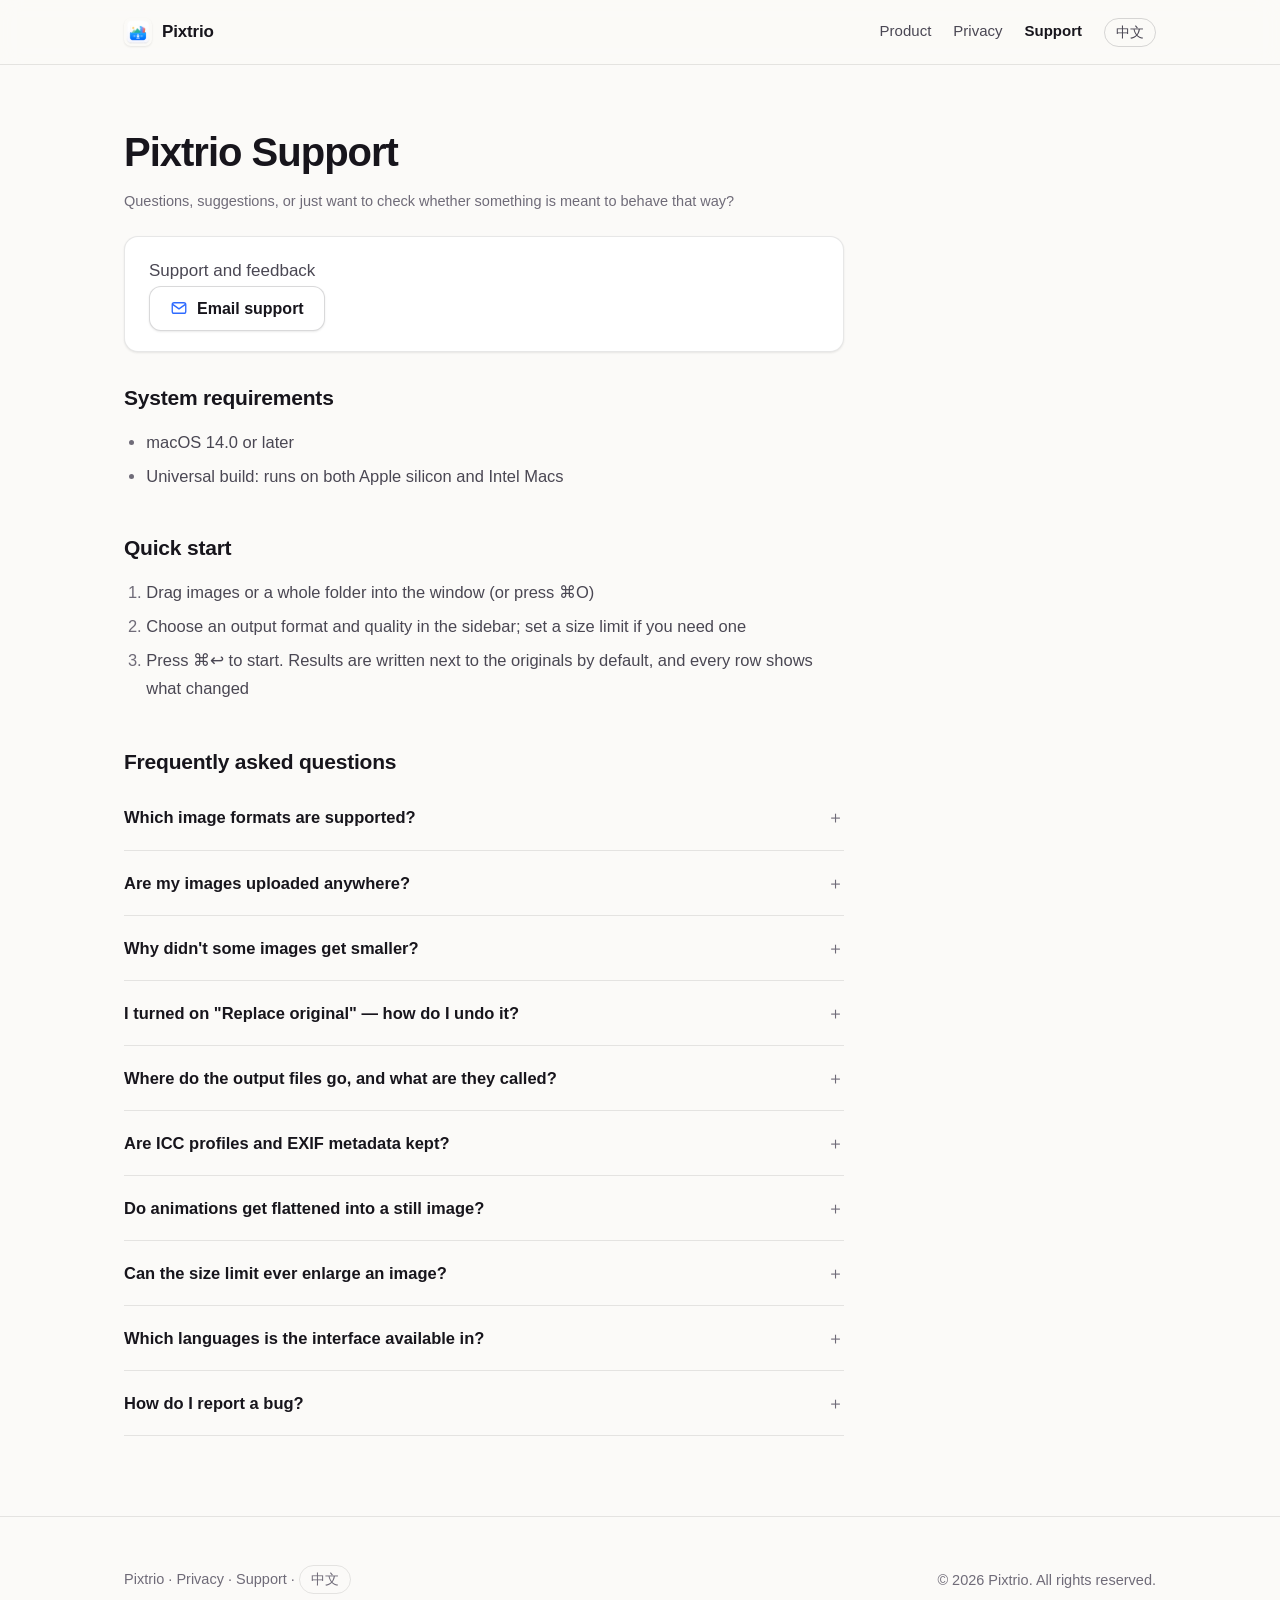
<file: en/support.html>
<!doctype html>
<html lang="en">
<head>
<meta charset="utf-8">
<meta name="viewport" content="width=device-width, initial-scale=1">
<title>Support — Pixtrio</title>
<meta name="description" content="Pixtrio support: contact details, system requirements and answers to common questions. Reads eight image families including JPG, PNG, GIF, WebP, AVIF, BMP, HEIC and TIFF; writes AVIF, JPEG, WebP or PNG, or keeps each file's original format.">
<meta name="theme-color" content="#fbfaf8" media="(prefers-color-scheme: light)">
<meta name="theme-color" content="#0e0d12" media="(prefers-color-scheme: dark)">
<link rel="icon" href="../assets/favicon.png" type="image/png">
<link rel="apple-touch-icon" href="../assets/apple-touch-icon.png">
<link rel="alternate" hreflang="en" href="https://onekilohz.github.io/pixtrio-site/en/support.html">
<link rel="alternate" hreflang="zh-CN" href="https://onekilohz.github.io/pixtrio-site/support.html">
<link rel="alternate" hreflang="x-default" href="https://onekilohz.github.io/pixtrio-site/support.html">
<link rel="stylesheet" href="../styles.css">
</head>
<body>

<header class="site-header">
  <div class="wrap">
    <a class="brand" href="index.html">
      <img src="../assets/icon-64.png" alt="" width="28" height="28">
      <span>Pixtrio</span>
    </a>
    <nav class="site-nav" aria-label="Main">
      <a href="index.html">Product</a>
      <a href="privacy.html">Privacy</a>
      <a href="support.html" aria-current="page">Support</a>
      <a class="lang" href="../support.html" hreflang="zh-CN" lang="zh-CN">中文</a>
    </nav>
  </div>
</header>

<main class="page">
  <div class="wrap">
    <div class="page-head">
      <h1>Pixtrio Support</h1>
      <p class="meta">Questions, suggestions, or just want to check whether something is meant to behave that way?</p>
    </div>

    <div class="contact-box contact-top">
      <p>Support and feedback</p>
      <p class="mail"><a class="btn-mail" href="mailto:42_raisins.finer@icloud.com"><svg viewBox="0 0 24 24" fill="none" stroke="currentColor" stroke-width="1.8" stroke-linecap="round" stroke-linejoin="round" aria-hidden="true"><rect x="3" y="5" width="18" height="14" rx="2.5"/><path d="M3.5 7.2l8.5 6 8.5-6"/></svg>Email support</a></p>
    </div>

    <div class="prose">
      <h2 id="requirements">System requirements</h2>
      <ul>
        <li>macOS 14.0 or later</li>
        <li>Universal build: runs on both Apple silicon and Intel Macs</li>
      </ul>

      <h2 id="start">Quick start</h2>
      <ol class="steps">
        <li>Drag images or a whole folder into the window (or press ⌘O)</li>
        <li>Choose an output format and quality in the sidebar; set a size limit if you need one</li>
        <li>Press ⌘↩ to start. Results are written next to the originals by default, and every row shows what changed</li>
      </ol>
    </div>

    <h2 class="faq-title" id="faq">Frequently asked questions</h2>
    <div class="faq">
      <details>
        <summary>Which image formats are supported?</summary>
        <p>It reads eight families — JPG, PNG (including APNG), GIF, WebP, AVIF, BMP, HEIC/HEIF and TIFF — across thirteen extensions (jpg, jpeg, png, apng, gif, webp, avif, avifs, bmp, heic, heif, tif, tiff).</p>
        <p>It writes five output options: Original, AVIF, JPEG, WebP or PNG. With Original, each file keeps its own container and Pixtrio picks the encoder to match.</p>
      </details>
      <details>
        <summary>Are my images uploaded anywhere?</summary>
        <p>No. Pixtrio requests no network entitlement, and every step happens on your Mac. See the <a href="privacy.html">privacy policy</a>.</p>
      </details>
      <details>
        <summary>Why didn't some images get smaller?</summary>
        <p>By default, if a result isn't smaller than the original, Pixtrio keeps the original and discards the result — the row then reads "No gain". That is how you avoid ending up with files bigger than you started with.</p>
        <p>If you do want to keep a larger result (to normalise everything to one format, for example), turn on "Keep no-gain results" under Advanced in the sidebar.</p>
      </details>
      <details>
        <summary>I turned on "Replace original" — how do I undo it?</summary>
        <p>Within the current session, "Restore Originals" in the bottom bar puts the whole batch back. Originals are copied to a local cache before they are overwritten.</p>
        <p>That cache is cleared when you quit or close the window, so after that the originals cannot be recovered. It is not a backup.</p>
        <p>"Replace original" is off by default, so results are written next to the originals and your originals stay untouched.</p>
      </details>
      <details>
        <summary>Where do the output files go, and what are they called?</summary>
        <p>Next to each original by default, with a parameter suffix — for example <code>-q55-h5000</code> for quality 55 and a 5000 px height limit, or <code>-min</code> for plain PNG optimisation. If a name is already taken, Pixtrio adds a number. Your originals are not overwritten.</p>
        <p>You can also choose a fixed destination under "Output folder" in the sidebar.</p>
      </details>
      <details>
        <summary>Are ICC profiles and EXIF metadata kept?</summary>
        <p>They are not written by default, to save size. To keep them, turn on "Keep ICC profile" or "Keep EXIF metadata" under Advanced in the sidebar.</p>
      </details>
      <details>
        <summary>Do animations get flattened into a still image?</summary>
        <p>When the output is AVIF or WebP, or the original format is kept, animations keep every frame, the per-frame delays and the loop count.</p>
        <p>If you explicitly choose JPEG, JPEG has no animation support, so only the first frame is kept — the list warns you before the run starts.</p>
      </details>
      <details>
        <summary>Can the size limit ever enlarge an image?</summary>
        <p>No. Width and height only ever shrink, up to 32768 px. You can set either one, or both.</p>
      </details>
      <details>
        <summary>Which languages is the interface available in?</summary>
        <p>Eleven. Light and dark follow the system, and you can also switch manually.</p>
      </details>
      <details>
        <summary>How do I report a bug?</summary>
        <p>Use the button below to email us, with as much of the following as you can:</p>
        <p><a class="btn-mail" href="mailto:42_raisins.finer@icloud.com"><svg viewBox="0 0 24 24" fill="none" stroke="currentColor" stroke-width="1.8" stroke-linecap="round" stroke-linejoin="round" aria-hidden="true"><rect x="3" y="5" width="18" height="14" rx="2.5"/><path d="M3.5 7.2l8.5 6 8.5-6"/></svg>Email support</a></p>
        <pre><code>macOS version (for example macOS 14.6)
Mac chip (Apple silicon or Intel)
Input format, approximate dimensions and file size
What you did, what you expected, what actually happened
A screenshot, if it is easy to take one</code></pre>
        <p>If the problem is specific to one image, a small test image that reproduces it is enough — <strong>you do not need to send us your original</strong>.</p>
      </details>
    </div>
  </div>
</main>

<footer class="site-footer">
  <div class="wrap">
    <p>Pixtrio · <a href="privacy.html">Privacy</a> · <a href="support.html" aria-current="page">Support</a> · <a class="lang" href="../support.html" hreflang="zh-CN" lang="zh-CN">中文</a></p>
    <p>© 2026 Pixtrio. All rights reserved.</p>
  </div>
</footer>

</body>
</html>
</file>
<file: styles.css>
/* Pixtrio 站点样式 — 纯静态、无外部依赖、跟随系统深浅色 */

:root {
  color-scheme: light dark;

  --bg: #fbfaf8;
  --bg-elev: #ffffff;
  --bg-soft: #f3f1ee;
  --ink: #17151c;
  --ink-2: #4a4753;
  --ink-3: #6f6b78;
  --line: rgba(23, 21, 28, 0.10);
  --line-strong: rgba(23, 21, 28, 0.16);
  --accent: #2f6bff;
  --accent-ink: #ffffff;
  --accent-soft: rgba(47, 107, 255, 0.10);

  --radius-lg: 20px;
  --radius-md: 14px;
  --radius-sm: 10px;

  --wrap: 1080px;
  --gutter: 24px;

  --font: -apple-system, BlinkMacSystemFont, "SF Pro Text", "PingFang SC",
    "Hiragino Sans GB", "Microsoft YaHei", "Helvetica Neue", Arial, sans-serif;
  --mono: ui-monospace, SFMono-Regular, "SF Mono", Menlo, Consolas, monospace;

  --shadow-sm: 0 1px 2px rgba(23, 21, 28, 0.05), 0 1px 3px rgba(23, 21, 28, 0.04);
  --shadow-md: 0 8px 24px rgba(23, 21, 28, 0.08), 0 2px 6px rgba(23, 21, 28, 0.05);
}

@media (prefers-color-scheme: dark) {
  :root {
    --bg: #0e0d12;
    --bg-elev: #17161d;
    --bg-soft: #1d1c24;
    --ink: #f4f3f7;
    --ink-2: #c3c0cc;
    --ink-3: #948f9e;
    --line: rgba(255, 255, 255, 0.10);
    --line-strong: rgba(255, 255, 255, 0.18);
    --accent: #7ea2ff;
    --accent-ink: #0b0a10;
    --accent-soft: rgba(126, 162, 255, 0.14);
    --shadow-sm: 0 1px 2px rgba(0, 0, 0, 0.5);
    --shadow-md: 0 10px 30px rgba(0, 0, 0, 0.45);
  }
}

* { box-sizing: border-box; }

html {
  -webkit-text-size-adjust: 100%;
  scroll-behavior: smooth;
}

body {
  margin: 0;
  background: var(--bg);
  color: var(--ink);
  font-family: var(--font);
  font-size: 17px;
  line-height: 1.7;
  -webkit-font-smoothing: antialiased;
  text-rendering: optimizeLegibility;
}

img { max-width: 100%; height: auto; display: block; }

a {
  color: var(--accent);
  text-decoration: none;
  text-underline-offset: 3px;
}
a:hover { text-decoration: underline; }

:focus-visible {
  outline: 2px solid var(--accent);
  outline-offset: 3px;
  border-radius: 4px;
}

.wrap {
  width: 100%;
  max-width: var(--wrap);
  margin: 0 auto;
  padding: 0 var(--gutter);
}

/* ---------- 顶栏 ---------- */
.site-header {
  border-bottom: 1px solid var(--line);
  background: color-mix(in srgb, var(--bg) 88%, transparent);
  backdrop-filter: saturate(140%) blur(10px);
  position: sticky;
  top: 0;
  z-index: 10;
}
.site-header .wrap {
  display: flex;
  align-items: center;
  justify-content: space-between;
  gap: 16px;
  min-height: 64px;
}
.brand {
  display: inline-flex;
  align-items: center;
  gap: 10px;
  color: var(--ink);
  font-weight: 650;
  letter-spacing: -0.01em;
  font-size: 17px;
}
.brand img { width: 28px; height: 28px; border-radius: 7px; box-shadow: var(--shadow-sm); }
.brand:hover { text-decoration: none; }

.site-nav { display: flex; gap: 22px; font-size: 15px; }
.site-nav a { color: var(--ink-2); }
.site-nav a:hover { color: var(--ink); text-decoration: none; }
.site-nav a[aria-current="page"] { color: var(--ink); font-weight: 600; }

/* ---------- 通用 ---------- */
main { display: block; }

.hero {
  padding: 84px 0 56px;
}
.hero-inner { max-width: 760px; }
.hero-icon {
  width: 92px; height: 92px;
  border-radius: 22px;
  box-shadow: var(--shadow-md);
  margin-bottom: 28px;
}
.hero h1 {
  font-size: clamp(34px, 5.2vw, 52px);
  line-height: 1.12;
  letter-spacing: -0.03em;
  margin: 0 0 18px;
  font-weight: 700;
}
.hero .lede {
  font-size: clamp(17px, 2.1vw, 20px);
  color: var(--ink-2);
  margin: 0 0 30px;
  max-width: 40em;
}

.badge {
  display: inline-flex;
  align-items: center;
  gap: 8px;
  font-size: 14px;
  font-weight: 550;
  color: var(--ink-2);
  background: var(--bg-soft);
  border: 1px solid var(--line);
  border-radius: 999px;
  padding: 6px 14px;
}
.badge .dot {
  width: 7px; height: 7px; border-radius: 50%;
  background: #35c759;
}

.grab {
  display: flex;
  flex-wrap: wrap;
  align-items: center;
  gap: 14px;
  margin-top: 8px;
}

.btn {
  display: inline-flex;
  align-items: center;
  justify-content: center;
  gap: 8px;
  padding: 12px 22px;
  border-radius: 12px;
  font-size: 16px;
  font-weight: 600;
  border: 1px solid transparent;
  cursor: default;
}
.btn-primary {
  background: var(--accent);
  color: var(--accent-ink);
  box-shadow: var(--shadow-sm);
}
.btn-ghost {
  background: transparent;
  color: var(--ink);
  border-color: var(--line-strong);
}
.btn:hover { text-decoration: none; }

/* ---------- 区块 ---------- */
.section {
  padding: 56px 0;
  border-top: 1px solid var(--line);
}
.section-head { max-width: 640px; margin-bottom: 32px; }
.section-head h2 {
  font-size: clamp(24px, 3vw, 30px);
  letter-spacing: -0.02em;
  margin: 0 0 10px;
  font-weight: 680;
}
.section-head p { color: var(--ink-2); margin: 0; }

.grid {
  display: grid;
  gap: 18px;
  grid-template-columns: repeat(auto-fit, minmax(240px, 1fr));
}

.card {
  background: var(--bg-elev);
  border: 1px solid var(--line);
  border-radius: var(--radius-lg);
  padding: 26px 24px;
  box-shadow: var(--shadow-sm);
}
.card h3 {
  margin: 14px 0 8px;
  font-size: 18px;
  letter-spacing: -0.01em;
  font-weight: 650;
}
.card p { margin: 0; color: var(--ink-2); font-size: 15.5px; line-height: 1.65; }
.card .ico {
  width: 34px; height: 34px;
  display: inline-flex; align-items: center; justify-content: center;
  border-radius: 10px;
  background: var(--accent-soft);
  color: var(--accent);
}
.card .ico svg { width: 20px; height: 20px; }

.facts {
  display: grid;
  gap: 18px;
  grid-template-columns: repeat(auto-fit, minmax(160px, 1fr));
  margin-top: 8px;
}
.fact {
  padding: 18px 20px;
  border: 1px solid var(--line);
  border-radius: var(--radius-md);
  background: var(--bg-soft);
}
.fact dt { font-size: 13px; color: var(--ink-3); margin-bottom: 4px; }
.fact dd { margin: 0; font-size: 19px; font-weight: 650; letter-spacing: -0.01em; }

.note {
  border-left: 3px solid var(--accent);
  background: var(--accent-soft);
  border-radius: 0 var(--radius-sm) var(--radius-sm) 0;
  padding: 16px 20px;
  color: var(--ink-2);
  font-size: 15.5px;
}
.note strong { color: var(--ink); }

/* ---------- 正文页（隐私 / 支持） ---------- */
.page {
  padding: 64px 0 40px;
}
.page-head { max-width: 720px; margin-bottom: 8px; }
.page-head h1 {
  font-size: clamp(30px, 4vw, 40px);
  letter-spacing: -0.025em;
  line-height: 1.15;
  margin: 0 0 14px;
  font-weight: 700;
}
.page-head .meta {
  color: var(--ink-3);
  font-size: 14.5px;
  margin: 0;
}

.prose {
  max-width: 720px;
  font-size: 16.5px;
}
.prose h2 {
  font-size: 21px;
  letter-spacing: -0.01em;
  margin: 40px 0 12px;
  font-weight: 650;
  scroll-margin-top: 80px;
}
.prose h2:first-of-type { margin-top: 28px; }
.prose h3 {
  font-size: 17px;
  margin: 24px 0 8px;
  font-weight: 640;
}
.prose p { margin: 0 0 14px; color: var(--ink-2); }
.prose ul, .prose ol { margin: 0 0 16px; padding-left: 1.35em; color: var(--ink-2); }
.prose li { margin: 6px 0; }
.prose li::marker { color: var(--ink-3); }
.prose strong { color: var(--ink); font-weight: 650; }
.prose code {
  font-family: var(--mono);
  font-size: 0.92em;
  background: var(--bg-soft);
  border: 1px solid var(--line);
  border-radius: 6px;
  padding: 1px 5px;
}
.prose table {
  width: 100%;
  border-collapse: collapse;
  margin: 8px 0 20px;
  font-size: 15.5px;
}
.prose th, .prose td {
  text-align: left;
  padding: 10px 12px;
  border-bottom: 1px solid var(--line);
  vertical-align: top;
}
.prose th { color: var(--ink-3); font-weight: 600; font-size: 14px; }
.prose td { color: var(--ink-2); }
.prose td:first-child { color: var(--ink); }

.toc {
  border: 1px solid var(--line);
  border-radius: var(--radius-md);
  background: var(--bg-elev);
  padding: 18px 22px;
  margin: 26px 0 8px;
  font-size: 15px;
}
.toc p { margin: 0 0 8px; color: var(--ink-3); font-size: 13.5px; }
.toc ol { margin: 0; padding-left: 1.3em; }
.toc li { margin: 4px 0; }

.faq { max-width: 720px; }
.faq details {
  border-bottom: 1px solid var(--line);
  padding: 6px 0;
}
.faq summary {
  cursor: pointer;
  padding: 12px 0;
  font-weight: 620;
  font-size: 16.5px;
  list-style: none;
  display: flex;
  justify-content: space-between;
  gap: 16px;
  align-items: center;
}
.faq summary::-webkit-details-marker { display: none; }
.faq summary::after {
  content: "＋";
  color: var(--ink-3);
  font-weight: 400;
  transition: transform 0.15s ease;
}
.faq details[open] summary::after { content: "－"; }
.faq details p { margin: 0 0 16px; color: var(--ink-2); font-size: 16px; }

.placeholder-inline {
  background: var(--accent-soft);
  color: var(--ink-3);
  border-radius: 5px;
  padding: 0 6px;
  font-size: 0.92em;
  white-space: nowrap;
}

.placeholder {
  border: 1px dashed var(--line-strong);
  border-radius: var(--radius-sm);
  color: var(--ink-3);
  padding: 14px 16px;
  font-size: 15px;
  background: var(--bg-soft);
}

.contact-box {
  border: 1px solid var(--line);
  border-radius: var(--radius-md);
  background: var(--bg-elev);
  padding: 20px 24px;
  margin: 22px 0;
  max-width: 720px;
  box-shadow: var(--shadow-sm);
}
.contact-box p { margin: 0; color: var(--ink-2); }
.contact-box .mail {
  font-size: 18px;
  font-weight: 620;
  color: var(--accent);
}

/* ---------- 页脚 ---------- */
.site-footer {
  border-top: 1px solid var(--line);
  margin-top: 40px;
  padding: 34px 0 48px;
  color: var(--ink-3);
  font-size: 14.5px;
}
.site-footer .wrap {
  display: flex;
  flex-wrap: wrap;
  gap: 12px 28px;
  align-items: center;
  justify-content: space-between;
}
.site-footer nav { display: flex; gap: 20px; flex-wrap: wrap; }
.site-footer a { color: var(--ink-3); }
.site-footer a:hover { color: var(--ink); }

@media (max-width: 640px) {
  :root { --gutter: 18px; }
  body { font-size: 16px; }
  .hero { padding: 56px 0 36px; }
  .hero-icon { width: 72px; height: 72px; border-radius: 18px; }
  .section { padding: 44px 0; }
  .site-nav { gap: 16px; font-size: 14px; }
  .brand span { display: none; }
  .site-footer .wrap { flex-direction: column; align-items: flex-start; }
}

@media (prefers-reduced-motion: reduce) {
  html { scroll-behavior: auto; }
  * { transition: none !important; }
}

/* ---------- 首页补充 ---------- */
.hero h1 { font-size: clamp(40px, 6vw, 66px); }
.subtitle {
  font-size: clamp(20px, 2.6vw, 25px);
  font-weight: 620;
  letter-spacing: -0.02em;
  color: var(--ink);
  margin: -6px 0 16px;
}
.btn[aria-disabled="true"] {
  opacity: 0.45;
  pointer-events: none;
}

/* ---------- 隐私政策摘要 ---------- */
.policy-summary {
  max-width: 720px;
  border: 1px solid var(--line);
  border-left: 4px solid var(--accent);
  background: var(--bg-elev);
  box-shadow: var(--shadow-sm);
  border-radius: var(--radius-md);
  padding: 20px 24px;
  margin: 28px 0 8px;
  font-size: 17px;
  color: var(--ink-2);
}
.policy-summary strong { color: var(--ink); }

/* ---------- 支持页 ---------- */
.faq-title {
  font-size: 21px;
  letter-spacing: -0.01em;
  margin: 42px 0 6px;
  font-weight: 650;
  max-width: 720px;
}
.steps { padding-left: 1.4em; }
.contact-top .mail { font-size: 20px; }
.prose pre {
  overflow-x: auto;
  background: var(--bg-soft);
  border: 1px solid var(--line);
  border-radius: var(--radius-sm);
  padding: 14px 16px;
  font-size: 14.5px;
  line-height: 1.65;
  margin: 0 0 16px;
}
.prose pre code {
  background: none;
  border: 0;
  padding: 0;
  font-family: var(--mono);
}

/* ---------- 小屏：表格改为堆叠卡片（隐私政策的本地数据表） ---------- */
@media (max-width: 700px) {
  .prose table { display: block; }
  .prose thead { display: none; }
  .prose tbody, .prose tr, .prose td { display: block; }
  .prose tr {
    border: 1px solid var(--line);
    border-radius: var(--radius-md);
    background: var(--bg-elev);
    padding: 14px 16px;
    margin: 0 0 12px;
    box-shadow: var(--shadow-sm);
  }
  .prose td {
    border: 0;
    padding: 2px 0 6px;
    font-size: 15px;
  }
  .prose td::before {
    content: attr(data-label);
    display: block;
    font-size: 12.5px;
    font-weight: 600;
    letter-spacing: 0.02em;
    color: var(--ink-3);
    margin-bottom: 2px;
  }
  .prose td:first-child { font-weight: 640; }
  .prose td:first-child::before { display: none; }
  .prose td:last-child { padding-bottom: 0; }
}

/* ---------- 语言切换 ---------- */
.lang {
  display: inline-flex;
  align-items: center;
  padding: 3px 11px;
  border: 1px solid var(--line-strong);
  border-radius: 999px;
  font-size: 14px;
  line-height: 1.5;
  color: var(--ink-2);
}
.site-nav a.lang:hover,
.site-footer a.lang:hover {
  border-color: var(--accent);
  color: var(--ink);
  text-decoration: none;
}
.site-footer a.lang { border-color: var(--line); }

/* ---------- FAQ 里的代码块（支持页 Q10）----------
   390px 下不能撑破视口：用 pre-wrap 自动折行，并跟 .prose pre 同一套外观 */
.faq pre {
  white-space: pre-wrap;
  overflow-wrap: anywhere;
  background: var(--bg-soft);
  border: 1px solid var(--line);
  border-radius: var(--radius-sm);
  padding: 14px 16px;
  margin: 0 0 16px;
  font-family: var(--mono);
  font-size: 14.5px;
  line-height: 1.65;
  overflow-x: auto;
}

/* ---------- 首页窗口预览 ---------- */
.showcase { padding-top: 0; border-top: 0; }
.window-figure { margin: 0; }
.window-figure img {
  display: block;
  width: 100%;
  height: auto;
  border-radius: 14px;
  filter: drop-shadow(0 22px 48px rgba(23, 21, 28, 0.16)) drop-shadow(0 4px 10px rgba(23, 21, 28, 0.08));
}
@media (prefers-color-scheme: dark) {
  .window-figure img {
    filter: drop-shadow(0 26px 60px rgba(0, 0, 0, 0.6))
            drop-shadow(0 0 1px rgba(255, 255, 255, 0.30))
            drop-shadow(0 0 3px rgba(255, 255, 255, 0.12));
  }
}

/* ---------- 邮件按钮（页面上不印地址，只给入口） ---------- */
.btn-mail {
  display: inline-flex;
  align-items: center;
  gap: 9px;
  padding: 11px 20px;
  border: 1px solid var(--line-strong);
  border-radius: 12px;
  background: var(--bg-elev);
  color: var(--ink);
  font-size: 16px;
  font-weight: 600;
  line-height: 1.35;
  box-shadow: var(--shadow-sm);
}
.btn-mail svg { width: 18px; height: 18px; flex: none; color: var(--accent); }
.btn-mail:hover { text-decoration: none; border-color: var(--accent); color: var(--accent); }
</file>
